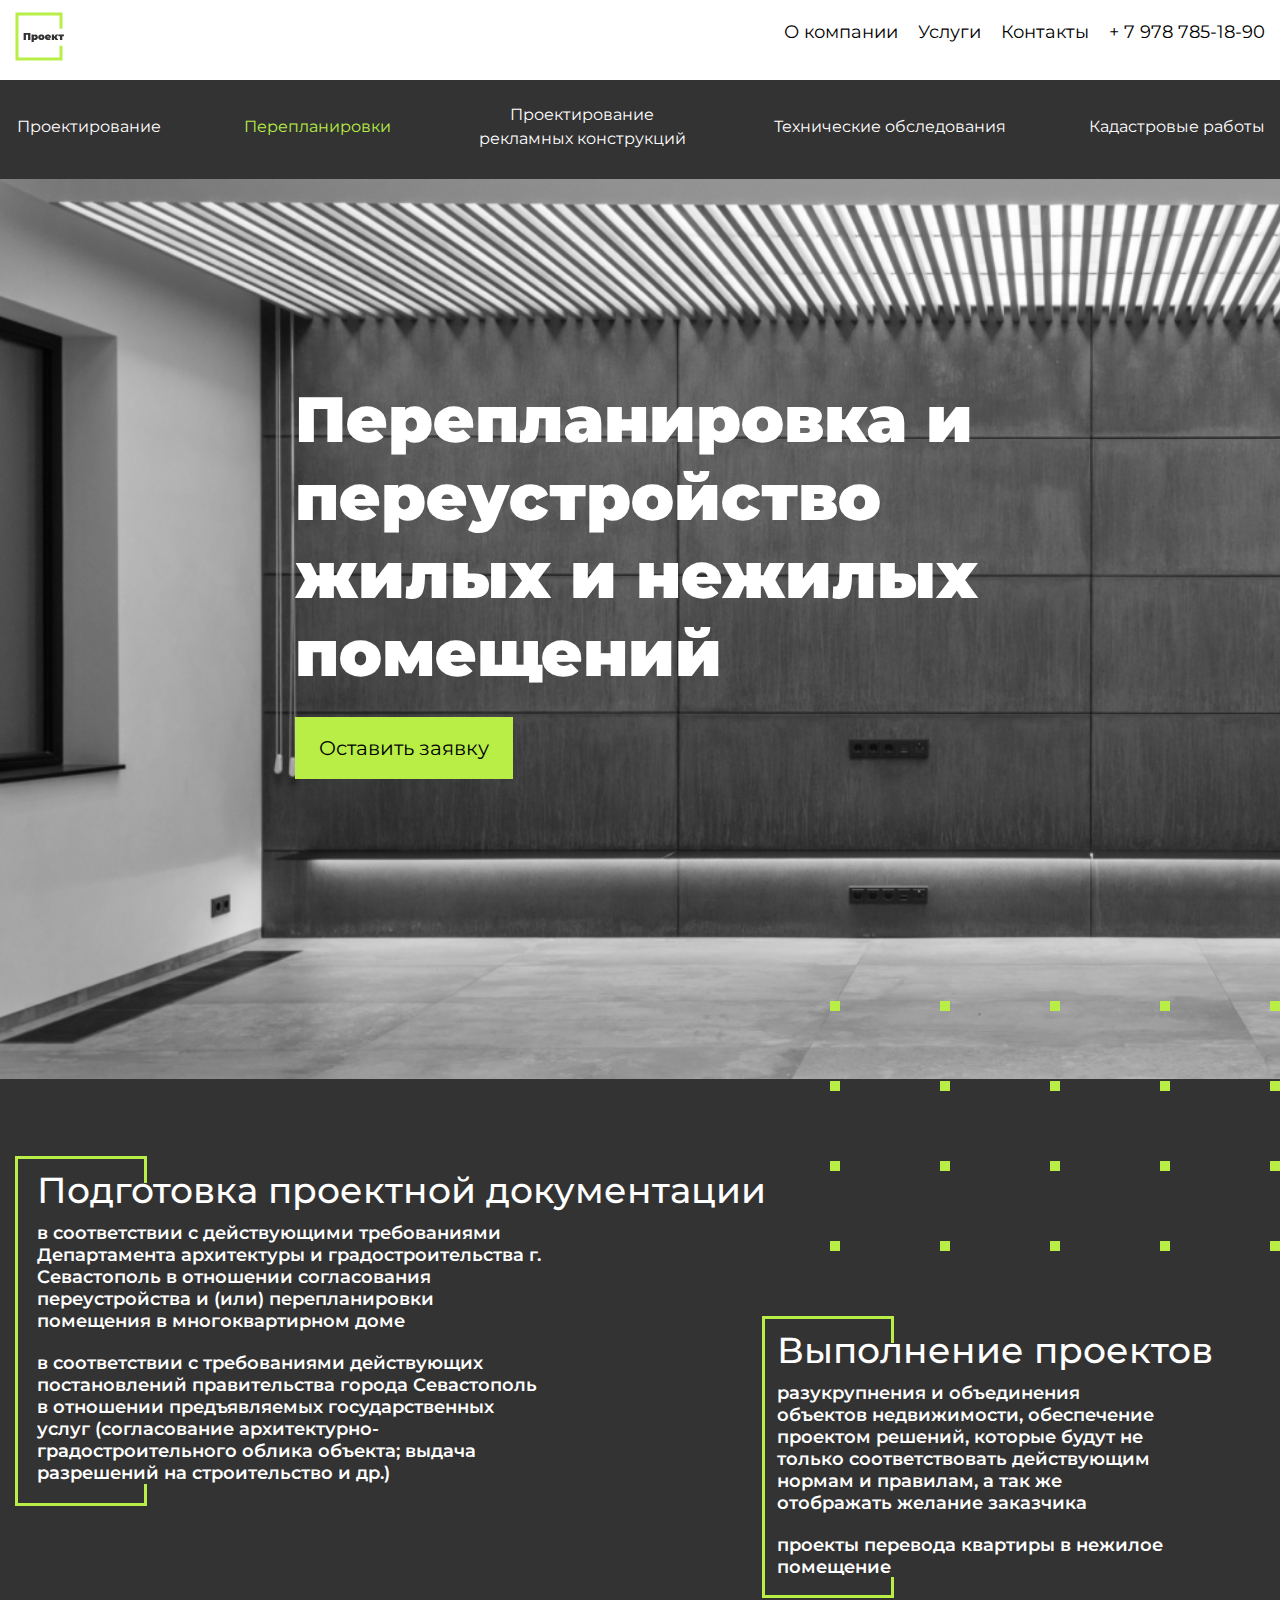
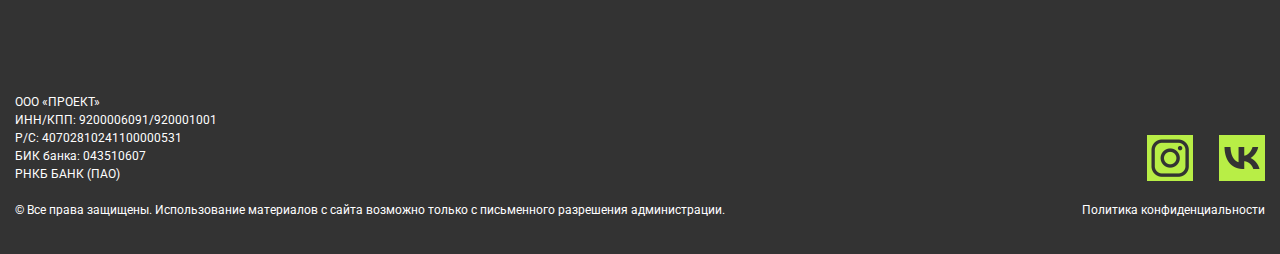
<file: engineering.html>
<!doctype html>
<html lang="en">
  <head>
    
    <!-- Required meta tags -->
    <meta charset="utf-8">
    <meta name="viewport" content="width=device-width, initial-scale=1, shrink-to-fit=no">

    <!-- Bootstrap CSS -->
    <link rel="stylesheet" href="https://maxcdn.bootstrapcdn.com/bootstrap/4.0.0/css/bootstrap.min.css" integrity="sha384-Gn5384xqQ1aoWXA+058RXPxPg6fy4IWvTNh0E263XmFcJlSAwiGgFAW/dAiS6JXm" crossorigin="anonymous">
    <!-- <link rel="stylesheet" href="css/styles.css"> -->
    <link rel="preconnect" href="https://fonts.googleapis.com">
    <link rel="preconnect" href="https://fonts.gstatic.com" crossorigin>
    <link href="https://fonts.googleapis.com/css2?family=Anton&family=Montserrat:ital,wght@0,300;0,400;0,500;0,600;0,700;0,800;0,900;1,300;1,400;1,500;1,600;1,700;1,800&family=Roboto:ital,wght@0,300;0,400;0,500;0,700;0,900;1,300;1,400;1,500;1,700;1,900&display=swap" rel="stylesheet">
    <link rel="stylesheet" type="text/css" href="./slick/slick.css">
    <link rel="stylesheet" type="text/css" href="./slick/slick-theme.css">
    <link rel="stylesheet" href="css/fancybox.css">
    <link rel="stylesheet" href="css/style.css">
    <title>Компания "Проект"</title>

  </head>

  <body>
    <div class="wrapper">

      <header class="header">
        <div class="container-fluid">
          <div class="header-body">
            <a class="header-logo">
              <svg width="50" height="49" viewBox="0 0 50 49" fill="none" xmlns="http://www.w3.org/2000/svg">
                <path d="M46 15.128V2H2V47H46V35.3306" stroke="#B8EE46" stroke-width="3" stroke-linecap="square"/>
                <path d="M15.39 21V28H13.07V22.83H10.94V28H8.62V21H15.39ZM20.1878 22.43C20.6678 22.43 21.1078 22.5467 21.5078 22.78C21.9145 23.0067 22.2345 23.3367 22.4678 23.77C22.7078 24.2033 22.8278 24.7033 22.8278 25.27C22.8278 25.8367 22.7078 26.3367 22.4678 26.77C22.2345 27.1967 21.9145 27.5267 21.5078 27.76C21.1078 27.9867 20.6678 28.1 20.1878 28.1C19.5811 28.1 19.1178 27.9433 18.7978 27.63V29.94H16.5378V22.53H18.6878V22.98C19.0145 22.6133 19.5145 22.43 20.1878 22.43ZM19.6478 26.34C19.9078 26.34 20.1211 26.2467 20.2878 26.06C20.4545 25.8733 20.5378 25.61 20.5378 25.27C20.5378 24.93 20.4545 24.6667 20.2878 24.48C20.1211 24.2867 19.9078 24.19 19.6478 24.19C19.3878 24.19 19.1745 24.2867 19.0078 24.48C18.8411 24.6667 18.7578 24.93 18.7578 25.27C18.7578 25.61 18.8411 25.8733 19.0078 26.06C19.1745 26.2467 19.3878 26.34 19.6478 26.34ZM26.3793 28.1C25.7726 28.1 25.226 27.98 24.7393 27.74C24.2593 27.4933 23.8826 27.1567 23.6093 26.73C23.336 26.2967 23.1993 25.8067 23.1993 25.26C23.1993 24.7133 23.336 24.2267 23.6093 23.8C23.8826 23.3667 24.2593 23.03 24.7393 22.79C25.226 22.55 25.7726 22.43 26.3793 22.43C26.9926 22.43 27.5393 22.55 28.0193 22.79C28.506 23.03 28.8826 23.3667 29.1493 23.8C29.4226 24.2267 29.5593 24.7133 29.5593 25.26C29.5593 25.8067 29.4226 26.2967 29.1493 26.73C28.8826 27.1567 28.506 27.4933 28.0193 27.74C27.5393 27.98 26.9926 28.1 26.3793 28.1ZM26.3793 26.34C26.6393 26.34 26.8526 26.2467 27.0193 26.06C27.186 25.8667 27.2693 25.6 27.2693 25.26C27.2693 24.92 27.186 24.6567 27.0193 24.47C26.8526 24.2833 26.6393 24.19 26.3793 24.19C26.1193 24.19 25.906 24.2833 25.7393 24.47C25.5726 24.6567 25.4893 24.92 25.4893 25.26C25.4893 25.6 25.5726 25.8667 25.7393 26.06C25.906 26.2467 26.1193 26.34 26.3793 26.34ZM36.0085 25.26C36.0085 25.2933 35.9985 25.47 35.9785 25.79H32.1785C32.2585 25.9967 32.3918 26.1567 32.5785 26.27C32.7652 26.3767 32.9985 26.43 33.2785 26.43C33.5185 26.43 33.7185 26.4 33.8785 26.34C34.0452 26.28 34.2252 26.1767 34.4185 26.03L35.5985 27.22C35.0652 27.8067 34.2685 28.1 33.2085 28.1C32.5485 28.1 31.9685 27.98 31.4685 27.74C30.9685 27.4933 30.5818 27.1533 30.3085 26.72C30.0352 26.2867 29.8985 25.8 29.8985 25.26C29.8985 24.7133 30.0318 24.2267 30.2985 23.8C30.5718 23.3667 30.9418 23.03 31.4085 22.79C31.8818 22.55 32.4118 22.43 32.9985 22.43C33.5518 22.43 34.0552 22.54 34.5085 22.76C34.9685 22.98 35.3318 23.3033 35.5985 23.73C35.8718 24.1567 36.0085 24.6667 36.0085 25.26ZM33.0185 23.97C32.7852 23.97 32.5918 24.0333 32.4385 24.16C32.2852 24.2867 32.1852 24.4667 32.1385 24.7H33.8985C33.8518 24.4733 33.7518 24.2967 33.5985 24.17C33.4452 24.0367 33.2518 23.97 33.0185 23.97ZM39.511 26.18H39.081V28H36.821V22.53H39.081V24.45H39.571L40.771 22.53H43.151L41.391 25.15L43.261 28H40.601L39.511 26.18ZM48.9444 24.29H47.2744V28H45.0244V24.29H43.3544V22.53H48.9444V24.29Z" fill="#333333"/>
              </svg>
            </a>
            <div class="header-burger">
              <span></span>
            </div>
            <nav class="header-menu">
              <ul class="header-list">
                <li><a href="" class="header-link">О компании</a></li>
                <li><a href="" class="header-link">Услуги</a></li>
                <li><a href="" class="header-link">Контакты</a></li>
                <li><a href="" class="header-link">+ 7 978 785-18-90</a></li>
              </ul>
            </nav>
          </div>
        </div> 
        <nav class="nav2">
          <div class="close_mob_menu">

            <svg width="16" height="16" viewBox="0 0 16 16" fill="none" xmlns="http://www.w3.org/2000/svg">
              <line x1="0.646447" y1="14.9306" x2="14.7886" y2="0.788491" stroke="#B8EE46"/>
              <line x1="1.35355" y1="0.646447" x2="15.4957" y2="14.7886" stroke="#B8EE46"/>
            </svg>

          </div>
          <div class="mob_menu_logo hidden-md hidden-lg hidden-xl">
            <a href="#">
              <img src="img/Group3.svg" alt="">
            </a>
          </div>
            <div class="container-fluid pl-15 pr-0">
              <div class="row">
                <ul class="nav justify-content-between col pr-0">
                  <li class="nav-item">
                    <a class="nav-link" href="#">Проектирование</a>
                  </li>
                  <li class="nav-item">
                    <a class="nav-link nav-link-active" href="#">Перепланировки</a>
                  </li>
                  <li class="nav-item vendo-cnstrctns">
                    <a class="nav-link" href="#">Проектирование рекламных конструкций</a>
                  </li>
                  <li class="nav-item">
                    <a class="nav-link" href="#">Технические обследования</a>
                  </li>
                  <li class="nav-item">
                    <a class="nav-link" href="#">Кадастровые работы</a>
                  </li>
                </ul>
              </div>
            </div>
        </nav>
      </header>


      <main class="redevelopment-page">

        <section class="top-section redevelopment-and-reconstruction">
          <div class="container-fluid">
            <div class="row">
              <div class="col-12">
                <div class="redevelopment-and-reconstruction_info">
                  <h1>Перепланировка и переустройство <span>жилых и нежилых</span> помещений</h1>
                  <a href="#!">Оставить заявку</a>
                </div>
              </div>
            </div>
          </div>
          
        </section>
        <div class="dots-of-squares-2">
            <img src="img/dots.svg" alt="">
        </div>
        <div class="dots-of-square-mob"><img src="img/frame-mob.svg" alt=""></div>


        <!-- <section class="project-documentation-mob">
          <div class="container-fluid">
            <div class="mobile-slider_docs">
              <div class="container">
              
                <div class="row slider-docs">

                  <div class="item">
                    <div class="col-12">
                      <div>
                        <div class="top-section_documentation section-doc_one">
                            <h3>Подготовка проектной документации</h3>
                            <br>
                            <p>в соответствии с действующими требованиями Департамента архитектуры и градостроительства
                            г. Севастополь в отношении согласования переустройства 
                            и (или) перепланировки помещения в многоквартирном доме</p>
                        </div>
                      </div>
                      <div>
                        <div class="top-section_documentation section-doc_two">
                            <p>в соответствии с требованиями действующих постановлений правительства города Севастополь в отношении предъявляемых государственных услуг (согласование архитектурно-градостроительного облика объекта; выдача разрешений на строительство и др.)</p>
                        </div>
                      </div>
                    </div>

                  </div>
                  <div class="item">
                    <div class="col-12">
                      <div>
                        <div class="top-section_documentation section-doc_one">
                            <h3>Подготовка проектной документации</h3>
                            <br>
                            <p>в соответствии с действующими требованиями Департамента архитектуры и градостроительства
                            г. Севастополь в отношении согласования переустройства 
                            и (или) перепланировки помещения в многоквартирном доме</p>
                        </div>
                      </div>
                      <div>
                        <div class="top-section_documentation section-doc_two">
                            <p>в соответствии с требованиями действующих постановлений правительства города Севастополь в отношении предъявляемых государственных услуг (согласование архитектурно-градостроительного облика объекта; выдача разрешений на строительство и др.)</p>
                        </div>
                      </div>
                    </div>

                  </div>
                  
                </div>
              </div>
              
            </div>
          </div>
        </section>  -->

        <section class="project-documentation-mob">
          
          <div class="container">
            <div class="row slider-docs">
              <div class="item">
                  <div class="col-12">
                    <div>
                      <div class="top-section_documentation section-doc_one">
                          <h3>Подготовка проектной документации</h3>
                          <br>
                          <p>в соответствии с действующими требованиями Департамента архитектуры и градостроительства
                            г. Севастополь в отношении согласования переустройства 
                            и (или) перепланировки помещения в многоквартирном доме</p>
                      </div>
                    </div>
                    <div>
                      <div class="top-section_documentation section-doc_two">
                          <p>в соответствии с требованиями действующих постановлений правительства города Севастополь в отношении предъявляемых государственных услуг (согласование архитектурно-градостроительного облика объекта; выдача разрешений на строительство и др.)</p>
                      </div>
                    </div>
                  </div>

              </div>
              <div class="item">
                  <div class="col-12">
                    <div>
                      <div class="top-section_documentation section-doc_one section-doc_three">
                          <h3>Выполнение проектов</h3>
                          <br>
                          <p>разукрупнения и объединения объектов недвижимости, обеспечение проектом решений, которые будут не только соответствовать действующим нормам и правилам, а так же отображать желание заказчика</p>
                      </div>
                    </div>
                    <div>
                      <div class="top-section_documentation section-doc_four">
                          <p>проекты перевода квартиры в нежилое помещение</p>
                      </div>
                    </div>
                  </div>

              </div>
              
            </div>
          </div>
        </section>

        <section class="project-documentation">
          <div class="container-fluid">
            <div class="row">
              <div class="col-xs-12 col-lg-7">
                <div class="top-section_documentation section-doc_one">
                    <h3>Подготовка проектной документации</h3>
                    <p>в соответствии с действующими требованиями Департамента архитектуры и градостроительства г. Севастополь в отношении согласования переустройства и (или) перепланировки помещения в многоквартирном доме</p>
                    <p>в соответствии с требованиями действующих постановлений правительства города Севастополь в отношении предъявляемых государственных услуг (согласование архитектурно-градостроительного облика объекта; выдача разрешений на строительство и др.)</p>
                </div>
              </div>
              <div class="col-xs-12 col-lg-5">
                <div class="top-section_documentation section-doc_two">
                    <h3>Выполнение проектов</h3>
                    <p>разукрупнения и объединения объектов недвижимости, обеспечение проектом решений, которые будут не только соответствовать действующим нормам и правилам, а так же отображать желание заказчика</p>
                    <p>проекты перевода квартиры в нежилое помещение</p>
                </div>
              </div>
            </div>
          </div>
        </section>


        <section class="completed-projects-mob">

          <div class="container">
             <h2 class="text-center">Наши сданные проекты</h2>
             <div class="completed-projects-mob_wrapper">
               <div class="item">
                 <a href="img/performance-of-work.jpg" data-fancybox>
                    <img src="img/redevelopment.example-img-1.png" class="img-fluid" alt="">
                 </a>
               </div>
               <div class="item">
                 <a href="img/performance-of-work.jpg" data-fancybox>
                    <img src="img/redevelopment-example-img-2.png" class="img-fluid" alt="">
                 </a>
               </div>
               <div class="item">
                 <a href="img/performance-of-work.jpg" data-fancybox>
                    <img src="img/redevelopment-example-img-3.png" class="img-fluid" alt="">
                 </a>
               </div>
               <div class="item">
                 <a href="img/performance-of-work.jpg" data-fancybox>
                    <img src="img/redevelopment.example-img-1.png" class="img-fluid" alt="">
                 </a>
               </div>
               <div class="item">
                 <a href="img/performance-of-work.jpg" data-fancybox>
                    <img src="img/redevelopment-example-img-2.png" class="img-fluid" alt="">
                 </a>
               </div>
               <div class="item">
                 <a href="img/performance-of-work.jpg" data-fancybox>
                    <img src="img/redevelopment-example-img-3.png" class="img-fluid" alt="">
                 </a>
               </div>
               <div class="item">
                 <a href="img/performance-of-work.jpg" data-fancybox>
                    <img src="img/redevelopment.example-img-1.png" class="img-fluid" alt="">
                 </a>
               </div>
               <div class="item">
                 <a href="img/performance-of-work.jpg" data-fancybox>
                    <img src="img/redevelopment-example-img-2.png" class="img-fluid" alt="">
                 </a>
               </div>
               <div class="item">
                 <a href="img/performance-of-work.jpg" data-fancybox>
                    <img src="img/redevelopment-example-img-3.png" class="img-fluid" alt="">
                 </a>
               </div>
               <div class="item">
                 <a href="img/performance-of-work.jpg" data-fancybox>
                    <img src="img/redevelopment.example-img-1.png" class="img-fluid" alt="">
                 </a>
               </div>
               <div class="item">
                 <a href="img/performance-of-work.jpg" data-fancybox>
                    <img src="img/redevelopment-example-img-2.png" class="img-fluid" alt="">
                 </a>
               </div>
               <div class="item">
                 <a href="img/performance-of-work.jpg" data-fancybox>
                    <img src="img/redevelopment-example-img-3.png" class="img-fluid" alt="">
                 </a>
               </div>
             </div>
           </div> 
          
        </section>




        
      </main>
      <footer>
        <div class="container-fluid">
          <div class="row">
            <div class="footer col">
              <div class="footer-info">
                <ul>
                  <li>ООО «ПРОЕКТ»</li>
                  <li>ИНН/КПП: 9200006091/920001001</li>
                  <li>Р/С: 40702810241100000531</li>
                  <li>БИК банка: 043510607</li>
                  <li>РНКБ БАНК (ПАО)</li>
                </ul>
                <p class="rights-reserved">
                  <a href="#">&#169; Все права защищены. Использование материалов с сайта
                  возможно только с письменного разрешения администрации.</a>
                </p>
                <p class="mob-ftr-phone"><a href="tel:+79787851890">+7 978 785-18-90</a></p>
              </div>

              <div class="privacy-vs-soc-icons">
                <div class="footer-soc-icons">
                  <div class="ftr-icon-inst">
                    <a href="#"><img src="img/icon-ftr-inst.png" width="46" height="46" alt=""></a>
                  </div>
                  <div class="ftr-icon-vk">
                    <a href="#"><img src="img/icon-ftr-vk.png" width="46" height="46" alt=""></a>
                  </div>
                </div>
                <p><a href="#">Политика конфиденциальности</a></p>
              </div>
            </div>
          </div>
        </div>

      </footer>
      <div class="pop_up">
          <p>Заполните форму ниже и мы сможем детально Вас проконсультировать</p>
          <form action="" method="post">
            <label for="complited">Перепланировка</label>
            <div class="new-select-style">
              <select id="complited">
                <option>Уже сделана</option>
                <option>Еще не сделана</option>
              </select>
            </div>
            <label for="">Тип помещения</label>
            <div class="new-select-style">
              <select>
                <option>Жилое</option>
                <option>123</option>
              </select>
            </div>
            <label for="">Площадь квартиры</label>
            <div class="new-select-style">
              <select>
                <option>Менее 70 м2</option>
                <option>123</option>
              </select>
            </div>
            <label for="">Несущие стены</label>
            <div class="new-select-style">
              <select>
                <option>Затронуты</option>
                <option>123</option>
              </select>
            </div>
            <label for="">Телефон</label>
            <input type="text" name="phone" placeholder="Ваш телефон">
            <button>Оставить заявку</button>
          </form>
          <a href="armaf_catalog.pdf" download class="down_file"></a>
          <span class="close_pop">x</span>
        </div>
        <div class="black_wrapper"></div>
      </div>


    <!-- Optional JavaScript -->
    <!-- jQuery first, then Popper.js, then Bootstrap JS -->
    <!-- <script src="https://code.jquery.com/jquery-3.2.1.slim.min.js" integrity="sha384-KJ3o2DKtIkvYIK3UENzmM7KCkRr/rE9/Qpg6aAZGJwFDMVNA/GpGFF93hXpG5KkN" crossorigin="anonymous"></script> -->
    <script src="js/fancybox.umd.js"></script>
    <script src="js/jquery-2.2.0.min.js" type="text/javascript"></script>
    <script src="https://cdnjs.cloudflare.com/ajax/libs/popper.js/1.12.9/umd/popper.min.js" integrity="sha384-ApNbgh9B+Y1QKtv3Rn7W3mgPxhU9K/ScQsAP7hUibX39j7fakFPskvXusvfa0b4Q" crossorigin="anonymous"></script>
    <script src="https://maxcdn.bootstrapcdn.com/bootstrap/4.0.0/js/bootstrap.min.js" integrity="sha384-JZR6Spejh4U02d8jOt6vLEHfe/JQGiRRSQQxSfFWpi1MquVdAyjUar5+76PVCmYl" crossorigin="anonymous"></script>

    <script src="js/menu-script.js"></script>
    <script src="./slick/slick.js" type="text/javascript" charset="utf-8"></script>
    <script type="text/javascript">
      $(document).on('ready', function() {


        $(".slider-docs").slick({
          dots: true,
          infinite: true,
          slidesToShow: 3,
          slidesToScroll: 1,
          centerPadding: '120px',
          responsive: [
            {
              breakpoint: 1200,
              settings: {
                slidesToShow: 3,
                slidesToScroll: 3,
                infinite: true,
                dots: true
              }
            },
            {
              breakpoint: 1199,
              settings: {
                slidesToShow: 2,
                slidesToScroll: 2
              }
            },
            {
              breakpoint: 768,
              settings: {
                slidesToShow: 1,
                slidesToScroll: 1
              }
            }
          ]
        }); 
        
        $(".customer-reviews .slider").slick({
          dots: true,
          infinite: true,
          slidesToShow: 2,
          slidesToScroll: 1,
          centerPadding: '120px',
          responsive: [
            {
              breakpoint: 1200,
              settings: {
                slidesToShow: 2,
                slidesToScroll: 2,
                infinite: true,
                dots: true
              }
            },
            {
              breakpoint: 1199,
              settings: {
                slidesToShow: 2,
                slidesToScroll: 2
              }
            },
            {
              breakpoint: 768,
              settings: {
                slidesToShow: 1,
                slidesToScroll: 1
              }
            }
          ]
        }); 

        $('.completed-projects-mob_wrapper').slick({
            dots: true,
            infinite: true,
            slidesToShow: 3,
            slidesToScroll: 1,
            centerPadding: '120px',
            // autoplay: true,
            autoplaySpeed: 2000,
            responsive: [
              {
                breakpoint: 1200,
                settings: {
                  slidesToShow: 3,
                  slidesToScroll: 3,
                  infinite: true,
                  dots: true
                }
              },
              {
                breakpoint: 1199,
                settings: {
                  slidesToShow: 2,
                  slidesToScroll: 2
                }
              },
              {
                breakpoint: 768,
                settings: {
                  slidesToShow: 1,
                  slidesToScroll: 1
                }
              }
            ]
        });

        $('.planning-stages-mob_wrapper').slick({
            dots: true,
            infinite: true,
            slidesToShow: 3,
            slidesToScroll: 1,
            centerPadding: '120px',
            // autoplay: true,
            autoplaySpeed: 2000,
            responsive: [
              {
                breakpoint: 1200,
                settings: {
                  slidesToShow: 3,
                  slidesToScroll: 3,
                  infinite: true,
                  dots: true
                }
              },
              {
                breakpoint: 1199,
                settings: {
                  slidesToShow: 2,
                  slidesToScroll: 2
                }
              },
              {
                breakpoint: 768,
                settings: {
                  slidesToShow: 1,
                  slidesToScroll: 1
                }
              }
            ]
          });
           
        
      });
    </script>

    <script>
      $(document).ready(function($) {
        $(".open_pop").click(function() {
          $(".pop_up").fadeIn()
          $(".black_wrapper").fadeIn();
        });
        $(".black_wrapper, .close_pop").click(function() {
          $(".pop_up").fadeOut();
          $(".black_wrapper").fadeOut();
        });
  
        $("form").submit(function() {
          $.ajax({
            type: "POST",
            url: "send.php",
            data: $("form").serialize()
          }).done(function() {
            $(".thx_box").slideToggle();
            $(".down_file")[0].click();
          });
          return false;
        });
      
        });
      </script>
  </body>
</html>
</file>
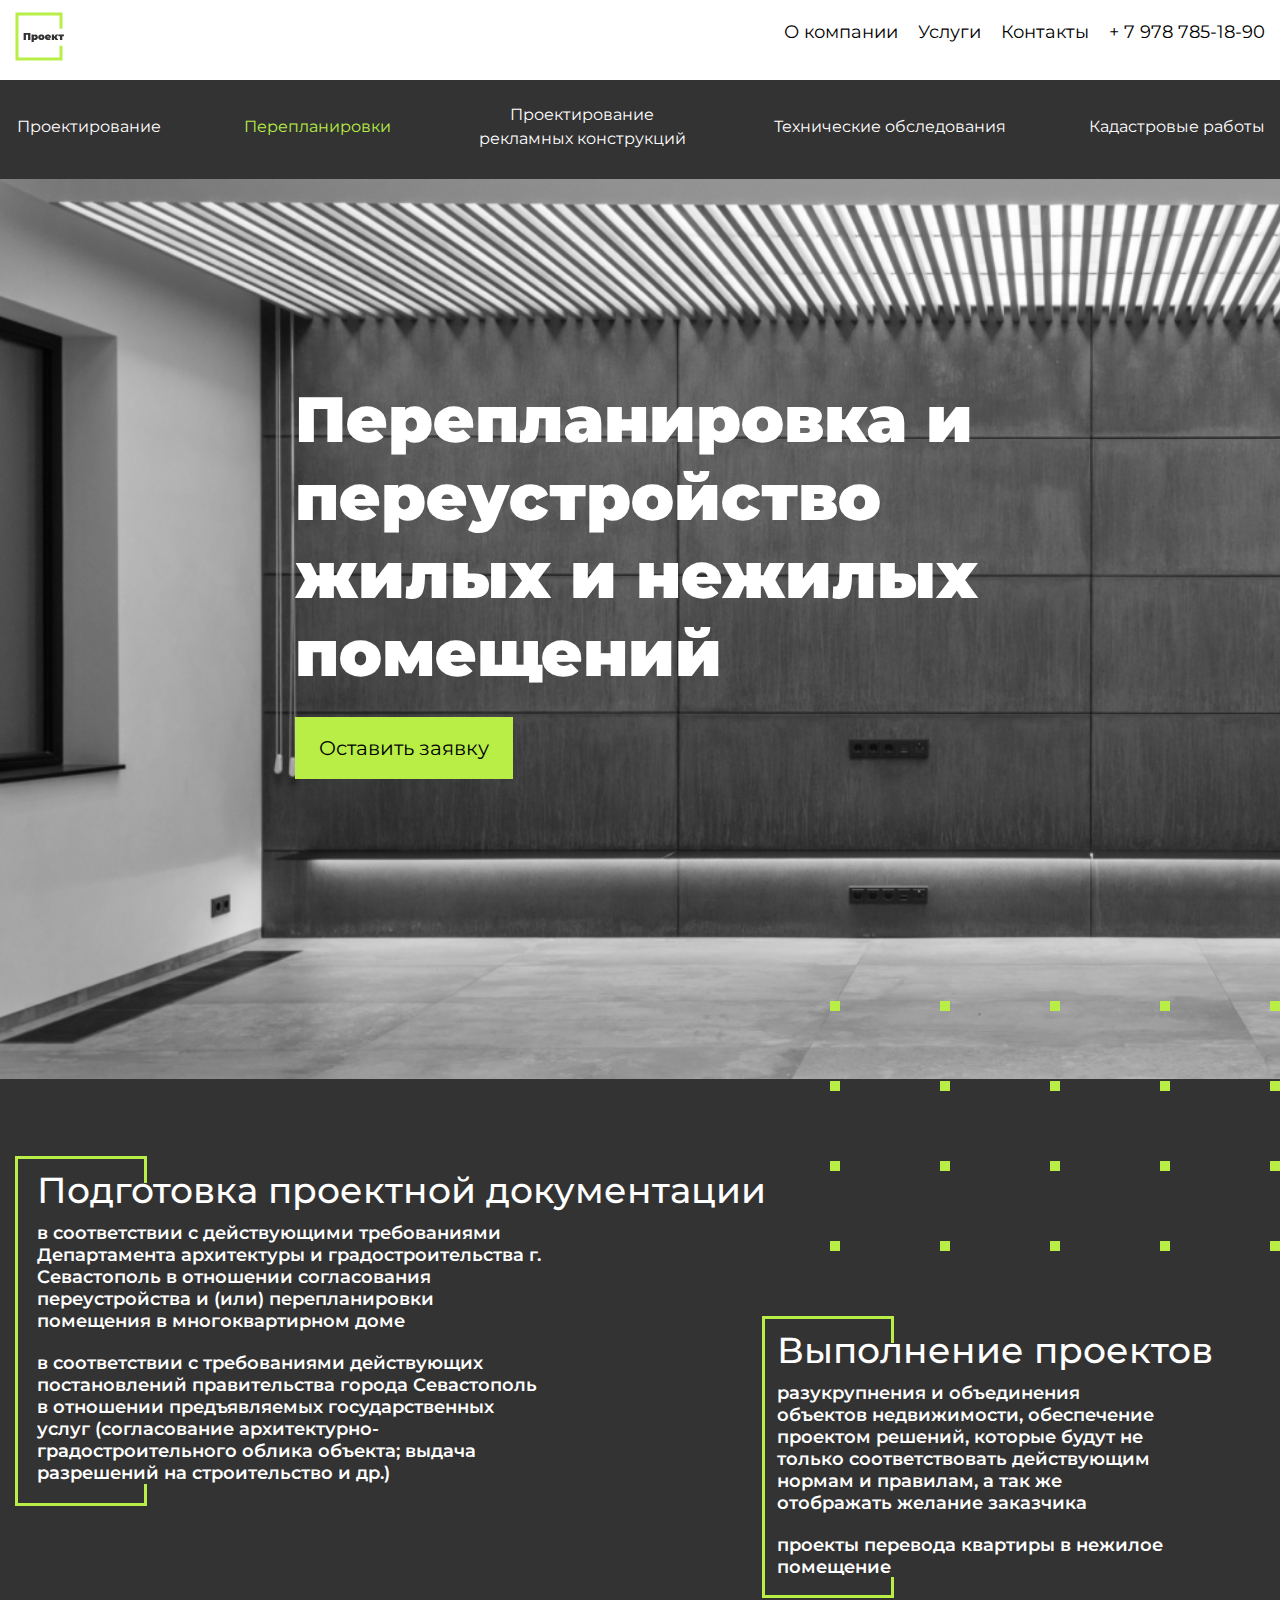
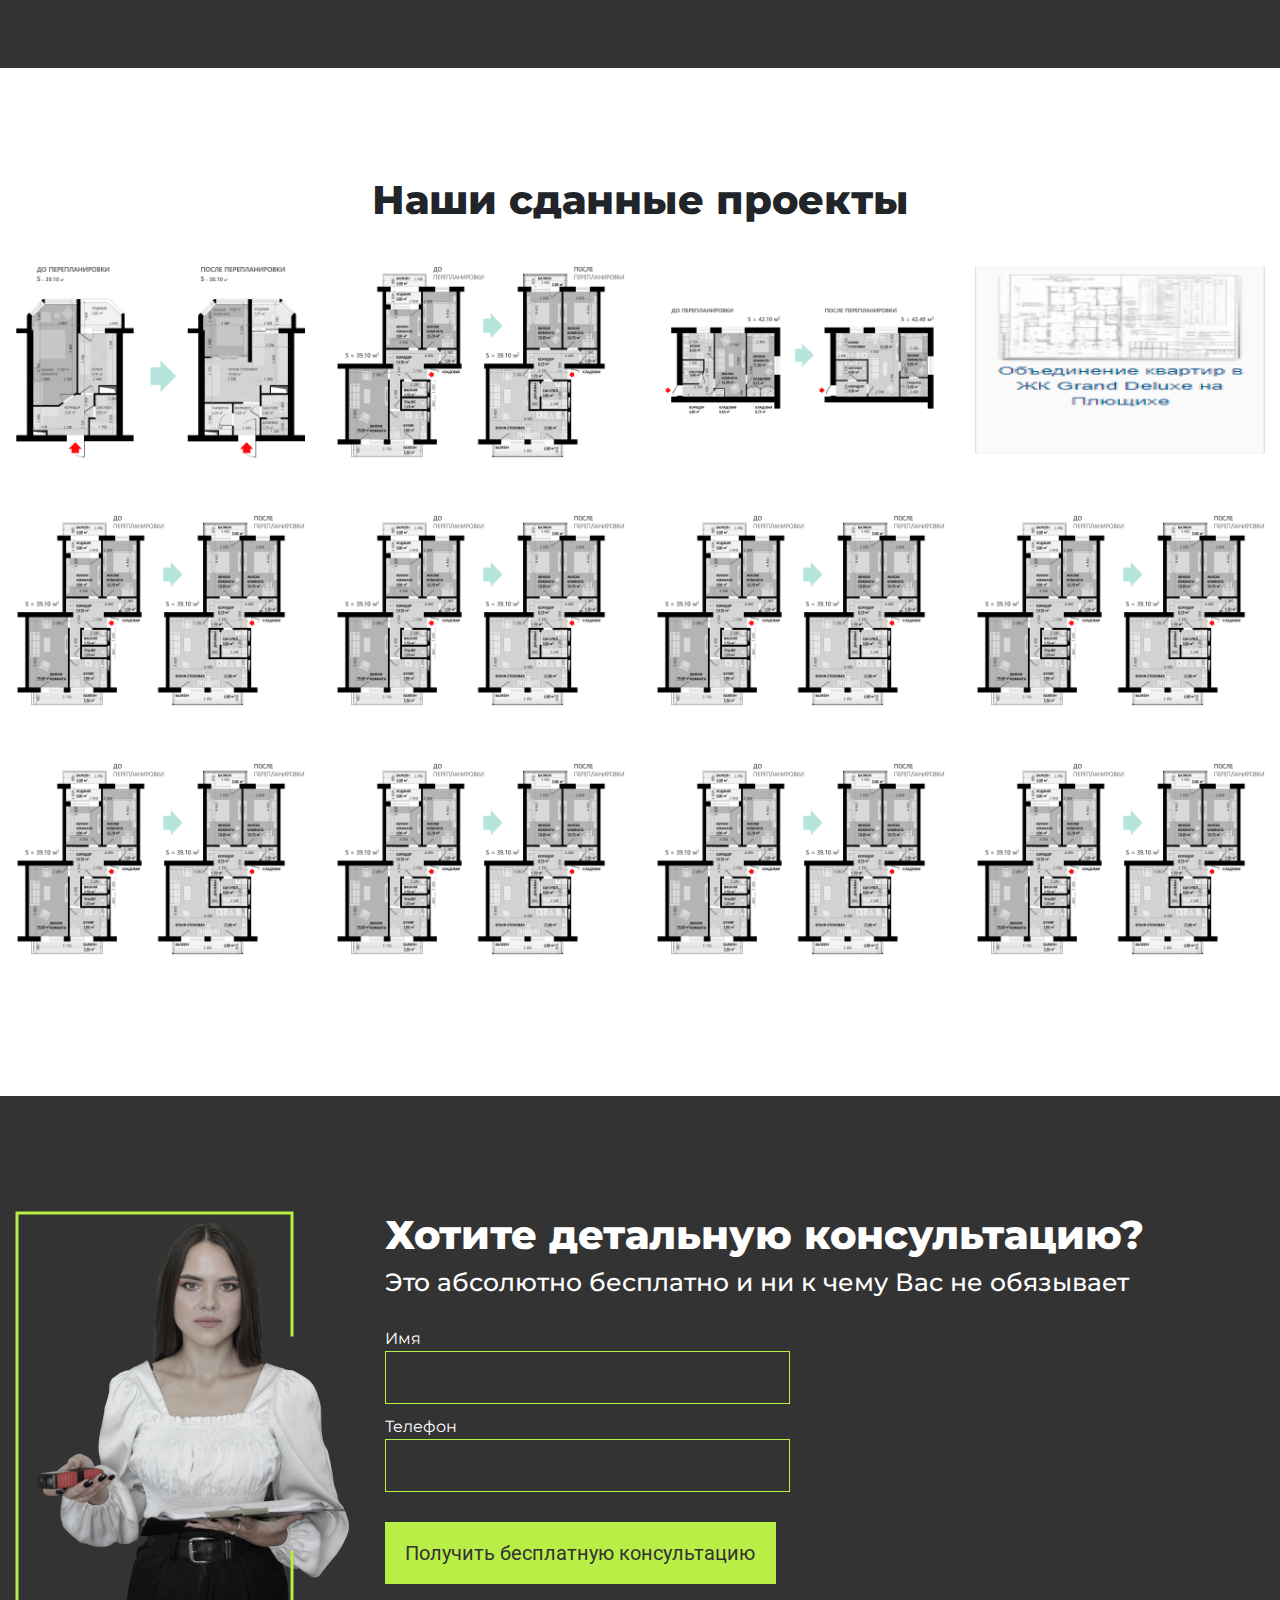
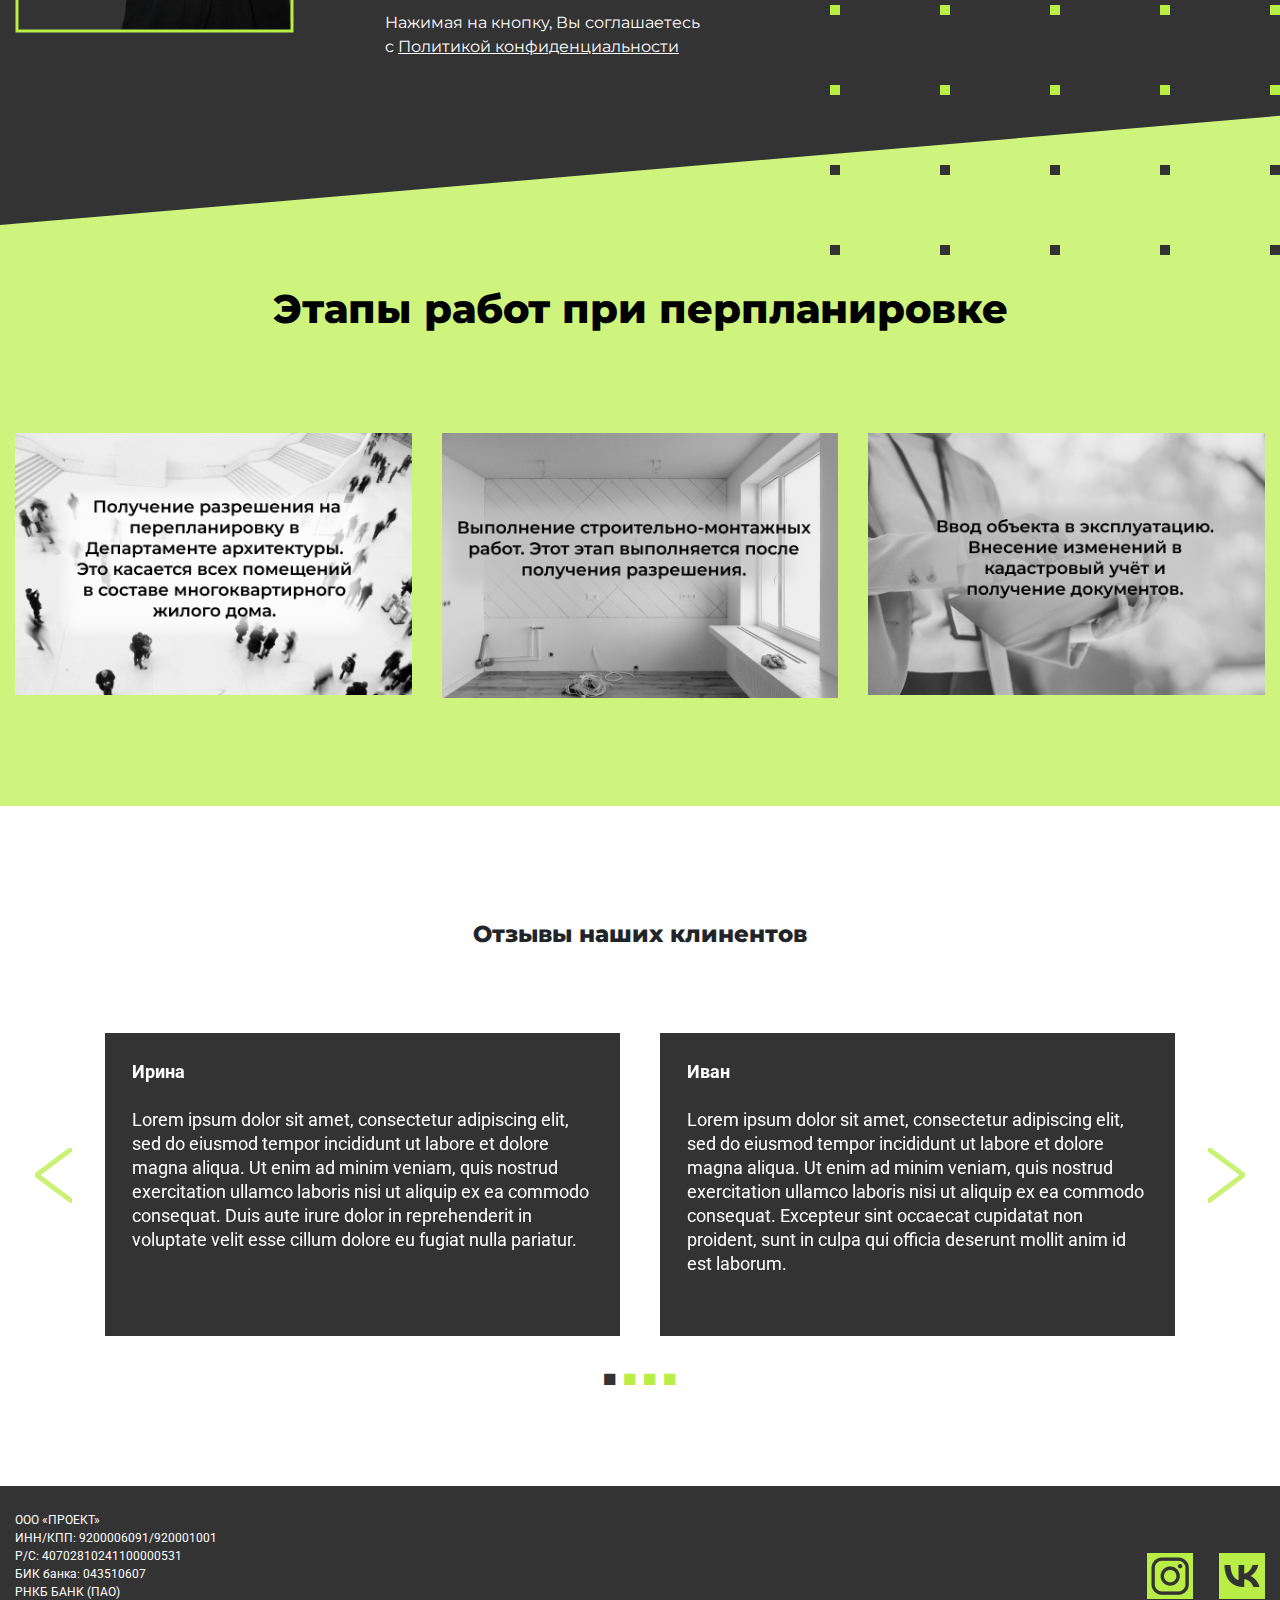
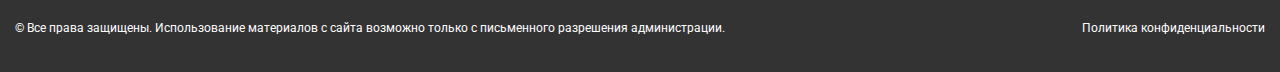
<file: redevelopment.html>
<!doctype html>
<html lang="en">
  <head>
    
    <!-- Required meta tags -->
    <meta charset="utf-8">
    <meta name="viewport" content="width=device-width, initial-scale=1, shrink-to-fit=no">

    <!-- Bootstrap CSS -->
    <link rel="stylesheet" href="https://maxcdn.bootstrapcdn.com/bootstrap/4.0.0/css/bootstrap.min.css" integrity="sha384-Gn5384xqQ1aoWXA+058RXPxPg6fy4IWvTNh0E263XmFcJlSAwiGgFAW/dAiS6JXm" crossorigin="anonymous">
    <!-- <link rel="stylesheet" href="css/styles.css"> -->
    <link rel="preconnect" href="https://fonts.googleapis.com">
    <link rel="preconnect" href="https://fonts.gstatic.com" crossorigin>
    <link href="https://fonts.googleapis.com/css2?family=Anton&family=Montserrat:ital,wght@0,300;0,400;0,500;0,600;0,700;0,800;0,900;1,300;1,400;1,500;1,600;1,700;1,800&family=Roboto:ital,wght@0,300;0,400;0,500;0,700;0,900;1,300;1,400;1,500;1,700;1,900&display=swap" rel="stylesheet">
    <link rel="stylesheet" type="text/css" href="./slick/slick.css">
    <link rel="stylesheet" type="text/css" href="./slick/slick-theme.css">
    <link rel="stylesheet" href="css/fancybox.css">
    <link rel="stylesheet" href="css/style.css">
    <title>Компания "Проект"</title>

  </head>

  <body>
    <div class="wrapper">

      <header class="header">
        <div class="container-fluid">
          <div class="header-body">
            <a class="header-logo">
              <svg width="50" height="49" viewBox="0 0 50 49" fill="none" xmlns="http://www.w3.org/2000/svg">
                <path d="M46 15.128V2H2V47H46V35.3306" stroke="#B8EE46" stroke-width="3" stroke-linecap="square"/>
                <path d="M15.39 21V28H13.07V22.83H10.94V28H8.62V21H15.39ZM20.1878 22.43C20.6678 22.43 21.1078 22.5467 21.5078 22.78C21.9145 23.0067 22.2345 23.3367 22.4678 23.77C22.7078 24.2033 22.8278 24.7033 22.8278 25.27C22.8278 25.8367 22.7078 26.3367 22.4678 26.77C22.2345 27.1967 21.9145 27.5267 21.5078 27.76C21.1078 27.9867 20.6678 28.1 20.1878 28.1C19.5811 28.1 19.1178 27.9433 18.7978 27.63V29.94H16.5378V22.53H18.6878V22.98C19.0145 22.6133 19.5145 22.43 20.1878 22.43ZM19.6478 26.34C19.9078 26.34 20.1211 26.2467 20.2878 26.06C20.4545 25.8733 20.5378 25.61 20.5378 25.27C20.5378 24.93 20.4545 24.6667 20.2878 24.48C20.1211 24.2867 19.9078 24.19 19.6478 24.19C19.3878 24.19 19.1745 24.2867 19.0078 24.48C18.8411 24.6667 18.7578 24.93 18.7578 25.27C18.7578 25.61 18.8411 25.8733 19.0078 26.06C19.1745 26.2467 19.3878 26.34 19.6478 26.34ZM26.3793 28.1C25.7726 28.1 25.226 27.98 24.7393 27.74C24.2593 27.4933 23.8826 27.1567 23.6093 26.73C23.336 26.2967 23.1993 25.8067 23.1993 25.26C23.1993 24.7133 23.336 24.2267 23.6093 23.8C23.8826 23.3667 24.2593 23.03 24.7393 22.79C25.226 22.55 25.7726 22.43 26.3793 22.43C26.9926 22.43 27.5393 22.55 28.0193 22.79C28.506 23.03 28.8826 23.3667 29.1493 23.8C29.4226 24.2267 29.5593 24.7133 29.5593 25.26C29.5593 25.8067 29.4226 26.2967 29.1493 26.73C28.8826 27.1567 28.506 27.4933 28.0193 27.74C27.5393 27.98 26.9926 28.1 26.3793 28.1ZM26.3793 26.34C26.6393 26.34 26.8526 26.2467 27.0193 26.06C27.186 25.8667 27.2693 25.6 27.2693 25.26C27.2693 24.92 27.186 24.6567 27.0193 24.47C26.8526 24.2833 26.6393 24.19 26.3793 24.19C26.1193 24.19 25.906 24.2833 25.7393 24.47C25.5726 24.6567 25.4893 24.92 25.4893 25.26C25.4893 25.6 25.5726 25.8667 25.7393 26.06C25.906 26.2467 26.1193 26.34 26.3793 26.34ZM36.0085 25.26C36.0085 25.2933 35.9985 25.47 35.9785 25.79H32.1785C32.2585 25.9967 32.3918 26.1567 32.5785 26.27C32.7652 26.3767 32.9985 26.43 33.2785 26.43C33.5185 26.43 33.7185 26.4 33.8785 26.34C34.0452 26.28 34.2252 26.1767 34.4185 26.03L35.5985 27.22C35.0652 27.8067 34.2685 28.1 33.2085 28.1C32.5485 28.1 31.9685 27.98 31.4685 27.74C30.9685 27.4933 30.5818 27.1533 30.3085 26.72C30.0352 26.2867 29.8985 25.8 29.8985 25.26C29.8985 24.7133 30.0318 24.2267 30.2985 23.8C30.5718 23.3667 30.9418 23.03 31.4085 22.79C31.8818 22.55 32.4118 22.43 32.9985 22.43C33.5518 22.43 34.0552 22.54 34.5085 22.76C34.9685 22.98 35.3318 23.3033 35.5985 23.73C35.8718 24.1567 36.0085 24.6667 36.0085 25.26ZM33.0185 23.97C32.7852 23.97 32.5918 24.0333 32.4385 24.16C32.2852 24.2867 32.1852 24.4667 32.1385 24.7H33.8985C33.8518 24.4733 33.7518 24.2967 33.5985 24.17C33.4452 24.0367 33.2518 23.97 33.0185 23.97ZM39.511 26.18H39.081V28H36.821V22.53H39.081V24.45H39.571L40.771 22.53H43.151L41.391 25.15L43.261 28H40.601L39.511 26.18ZM48.9444 24.29H47.2744V28H45.0244V24.29H43.3544V22.53H48.9444V24.29Z" fill="#333333"/>
              </svg>
            </a>
            <div class="header-burger">
              <span></span>
            </div>
            <nav class="header-menu">
              <ul class="header-list">
                <li><a href="" class="header-link">О компании</a></li>
                <li><a href="" class="header-link">Услуги</a></li>
                <li><a href="" class="header-link">Контакты</a></li>
                <li><a href="" class="header-link">+ 7 978 785-18-90</a></li>
              </ul>
            </nav>
          </div>
        </div> 
        <nav class="nav2">
          <div class="close_mob_menu">

            <svg width="16" height="16" viewBox="0 0 16 16" fill="none" xmlns="http://www.w3.org/2000/svg">
              <line x1="0.646447" y1="14.9306" x2="14.7886" y2="0.788491" stroke="#B8EE46"/>
              <line x1="1.35355" y1="0.646447" x2="15.4957" y2="14.7886" stroke="#B8EE46"/>
            </svg>

          </div>
          <div class="mob_menu_logo hidden-md hidden-lg hidden-xl">
            <a href="#">
              <img src="img/Group3.svg" alt="">
            </a>
          </div>
            <div class="container-fluid pl-15 pr-0">
              <div class="row">
                <ul class="nav justify-content-between col pr-0">
                  <li class="nav-item">
                    <a class="nav-link" href="#">Проектирование</a>
                  </li>
                  <li class="nav-item">
                    <a class="nav-link nav-link-active" href="#">Перепланировки</a>
                  </li>
                  <li class="nav-item vendo-cnstrctns">
                    <a class="nav-link" href="#">Проектирование рекламных конструкций</a>
                  </li>
                  <li class="nav-item">
                    <a class="nav-link" href="#">Технические обследования</a>
                  </li>
                  <li class="nav-item">
                    <a class="nav-link" href="#">Кадастровые работы</a>
                  </li>
                </ul>
              </div>
            </div>
        </nav>
      </header>


      <main class="redevelopment-page">

        <section class="top-section redevelopment-and-reconstruction">
          <div class="container-fluid">
            <div class="row">
              <div class="col-12">
                <div class="redevelopment-and-reconstruction_info">
                  <h1>Перепланировка и переустройство <span>жилых и нежилых</span> помещений</h1>
                  <a href="#!">Оставить заявку</a>
                </div>
              </div>
            </div>
          </div>
          
        </section>
        <div class="dots-of-squares-2">
            <img src="img/dots.svg" alt="">
        </div>
        <div class="dots-of-square-mob"><img src="img/frame-mob.svg" alt=""></div>


        <!-- <section class="project-documentation-mob">
          <div class="container-fluid">
            <div class="mobile-slider_docs">
              <div class="container">
              
                <div class="row slider-docs">

                  <div class="item">
                    <div class="col-12">
                      <div>
                        <div class="top-section_documentation section-doc_one">
                            <h3>Подготовка проектной документации</h3>
                            <br>
                            <p>в соответствии с действующими требованиями Департамента архитектуры и градостроительства
                            г. Севастополь в отношении согласования переустройства 
                            и (или) перепланировки помещения в многоквартирном доме</p>
                        </div>
                      </div>
                      <div>
                        <div class="top-section_documentation section-doc_two">
                            <p>в соответствии с требованиями действующих постановлений правительства города Севастополь в отношении предъявляемых государственных услуг (согласование архитектурно-градостроительного облика объекта; выдача разрешений на строительство и др.)</p>
                        </div>
                      </div>
                    </div>

                  </div>
                  <div class="item">
                    <div class="col-12">
                      <div>
                        <div class="top-section_documentation section-doc_one">
                            <h3>Подготовка проектной документации</h3>
                            <br>
                            <p>в соответствии с действующими требованиями Департамента архитектуры и градостроительства
                            г. Севастополь в отношении согласования переустройства 
                            и (или) перепланировки помещения в многоквартирном доме</p>
                        </div>
                      </div>
                      <div>
                        <div class="top-section_documentation section-doc_two">
                            <p>в соответствии с требованиями действующих постановлений правительства города Севастополь в отношении предъявляемых государственных услуг (согласование архитектурно-градостроительного облика объекта; выдача разрешений на строительство и др.)</p>
                        </div>
                      </div>
                    </div>

                  </div>
                  
                </div>
              </div>
              
            </div>
          </div>
        </section>  -->

        <section class="project-documentation-mob">
          
          <div class="container">
            <div class="row slider-docs">
              <div class="item">
                  <div class="col-12">
                    <div>
                      <div class="top-section_documentation section-doc_one">
                          <h3>Подготовка проектной документации</h3>
                          <br>
                          <p>в соответствии с действующими требованиями Департамента архитектуры и градостроительства
                            г. Севастополь в отношении согласования переустройства 
                            и (или) перепланировки помещения в многоквартирном доме</p>
                      </div>
                    </div>
                    <div>
                      <div class="top-section_documentation section-doc_two">
                          <p>в соответствии с требованиями действующих постановлений правительства города Севастополь в отношении предъявляемых государственных услуг (согласование архитектурно-градостроительного облика объекта; выдача разрешений на строительство и др.)</p>
                      </div>
                    </div>
                  </div>

              </div>
              <div class="item">
                  <div class="col-12">
                    <div>
                      <div class="top-section_documentation section-doc_one section-doc_three">
                          <h3>Выполнение проектов</h3>
                          <br>
                          <p>разукрупнения и объединения объектов недвижимости, обеспечение проектом решений, которые будут не только соответствовать действующим нормам и правилам, а так же отображать желание заказчика</p>
                      </div>
                    </div>
                    <div>
                      <div class="top-section_documentation section-doc_four">
                          <p>проекты перевода квартиры в нежилое помещение</p>
                      </div>
                    </div>
                  </div>

              </div>
              
            </div>
          </div>
        </section>

        <section class="project-documentation">
          <div class="container-fluid">
            <div class="row">
              <div class="col-xs-12 col-lg-7">
                <div class="top-section_documentation section-doc_one">
                    <h3>Подготовка проектной документации</h3>
                    <p>в соответствии с действующими требованиями Департамента архитектуры и градостроительства г. Севастополь в отношении согласования переустройства и (или) перепланировки помещения в многоквартирном доме</p>
                    <p>в соответствии с требованиями действующих постановлений правительства города Севастополь в отношении предъявляемых государственных услуг (согласование архитектурно-градостроительного облика объекта; выдача разрешений на строительство и др.)</p>
                </div>
              </div>
              <div class="col-xs-12 col-lg-5">
                <div class="top-section_documentation section-doc_two">
                    <h3>Выполнение проектов</h3>
                    <p>разукрупнения и объединения объектов недвижимости, обеспечение проектом решений, которые будут не только соответствовать действующим нормам и правилам, а так же отображать желание заказчика</p>
                    <p>проекты перевода квартиры в нежилое помещение</p>
                </div>
              </div>
            </div>
          </div>
        </section>


        <section class="completed-projects-mob">

          <div class="container">
             <h2 class="text-center">Наши сданные проекты</h2>
             <div class="completed-projects-mob_wrapper">
               <div class="item">
                 <a href="img/performance-of-work.jpg" data-fancybox>
                    <img src="img/redevelopment.example-img-1.png" class="img-fluid" alt="">
                 </a>
               </div>
               <div class="item">
                 <a href="img/performance-of-work.jpg" data-fancybox>
                    <img src="img/redevelopment-example-img-2.png" class="img-fluid" alt="">
                 </a>
               </div>
               <div class="item">
                 <a href="img/performance-of-work.jpg" data-fancybox>
                    <img src="img/redevelopment-example-img-3.png" class="img-fluid" alt="">
                 </a>
               </div>
               <div class="item">
                 <a href="img/performance-of-work.jpg" data-fancybox>
                    <img src="img/redevelopment.example-img-1.png" class="img-fluid" alt="">
                 </a>
               </div>
               <div class="item">
                 <a href="img/performance-of-work.jpg" data-fancybox>
                    <img src="img/redevelopment-example-img-2.png" class="img-fluid" alt="">
                 </a>
               </div>
               <div class="item">
                 <a href="img/performance-of-work.jpg" data-fancybox>
                    <img src="img/redevelopment-example-img-3.png" class="img-fluid" alt="">
                 </a>
               </div>
               <div class="item">
                 <a href="img/performance-of-work.jpg" data-fancybox>
                    <img src="img/redevelopment.example-img-1.png" class="img-fluid" alt="">
                 </a>
               </div>
               <div class="item">
                 <a href="img/performance-of-work.jpg" data-fancybox>
                    <img src="img/redevelopment-example-img-2.png" class="img-fluid" alt="">
                 </a>
               </div>
               <div class="item">
                 <a href="img/performance-of-work.jpg" data-fancybox>
                    <img src="img/redevelopment-example-img-3.png" class="img-fluid" alt="">
                 </a>
               </div>
               <div class="item">
                 <a href="img/performance-of-work.jpg" data-fancybox>
                    <img src="img/redevelopment.example-img-1.png" class="img-fluid" alt="">
                 </a>
               </div>
               <div class="item">
                 <a href="img/performance-of-work.jpg" data-fancybox>
                    <img src="img/redevelopment-example-img-2.png" class="img-fluid" alt="">
                 </a>
               </div>
               <div class="item">
                 <a href="img/performance-of-work.jpg" data-fancybox>
                    <img src="img/redevelopment-example-img-3.png" class="img-fluid" alt="">
                 </a>
               </div>
             </div>
           </div> 
          
        </section>


        <section class="completed-projects">
          <div class="container-fluid">
            <h2 class="text-center">Наши сданные проекты</h2>
            <div class="row justify-content-center">
              <div class="text-center col-12 col-sm-6 col-md-4 col-lg-3 example-img">
                <img src="img/redevelopment.example-img-1.png" class="img-fluid" alt="">
              </div>
              <div class="text-center col-12 col-sm-6 col-md-4 col-lg-3 example-img">
                <img src="img/redevelopment-example-img-2.png" class="img-fluid" alt="">
              </div>
              <div class="text-center col-12 col-sm-6 col-md-4 col-lg-3 example-img">
                <img src="img/redevelopment-example-img-3.png" class="img-fluid" alt="">
              </div>
              <div class="text-center col-12 col-sm-6 col-md-4 col-lg-3 example-img">
                <img src="img/redevelopment-example-img-4.png" class="img-fluid" alt="">
              </div>
              <div class="text-center col-12 col-sm-6 col-md-4 col-lg-3 example-img">
                <img src="img/redevelopment-example-img.png" class="img-fluid" alt="">
              </div>
              <div class="text-center col-12 col-sm-6 col-md-4 col-lg-3 example-img">
                <img src="img/redevelopment-example-img.png" class="img-fluid" alt="">
              </div>
              <div class="text-center col-12 col-sm-6 col-md-4 col-lg-3 example-img">
                <img src="img/redevelopment-example-img.png" class="img-fluid" alt="">
              </div>
              <div class="text-center col-12 col-sm-6 col-md-4 col-lg-3 example-img">
                <img src="img/redevelopment-example-img.png" class="img-fluid" alt="">
              </div>
              <div class="text-center col-12 col-sm-6 col-md-4 col-lg-3 example-img">
                <img src="img/redevelopment-example-img.png" class="img-fluid" alt="">
              </div>
              <div class="text-center col-12 col-sm-6 col-md-4 col-lg-3 example-img">
                <img src="img/redevelopment-example-img.png" class="img-fluid" alt="">
              </div>
              <div class="text-center col-12 col-sm-6 col-md-4 col-lg-3 example-img">
                <img src="img/redevelopment-example-img.png" class="img-fluid" alt="">
              </div>
              <div class="text-center col-12 col-sm-6 col-md-4 col-lg-3 example-img">
                <img src="img/redevelopment-example-img.png" class="img-fluid" alt="">
              </div>
            </div>
          </div>
        </section>


        <article class="bg-half-green main-detailed-consultation">
          <section class="want-detailed-consultation">
            <div class="container-fluid">
              <div class="row">
                <div class="col-lg-3">
                  <div class="detailed-consultation_img">
                    <img src="img/girl-in-square.png" class="img-responsive" alt="">
                  </div>
                </div>
                <div class="col-xs-12 col-lg-9">
                  <div class="detailed-consultation_form">
                    <h2>Хотите детальную консультацию?</h2>
                    <h5>Это абсолютно бесплатно и ни к чему Вас не обязывает</h5>
                    <div class="row">
                      <form action="" class="text-center px-xs">
                        <label class="text-left" for="name">Имя</label>
                        <input type="text" id="name">
                        <label class="text-left" for="phone">Телефон</label>
                        <input type="text" id="phone">
                        <button class="get-consultation">Получить бесплатную консультацию</button>
                      </form>
                    </div>
                    <p class="with-click-btn">Нажимая на кнопку, Вы соглашаетесь <br> c <a href="#">Политикой конфиденциальности</a></p>
                  </div>
                </div>
              </div>
            </div>
          </section>
          <div class="dots-of-square"><img src="img/Frame67.svg" alt=""></div>
          <div class="dots-of-square-mob"><img src="img/free-consultation-mob.svg" alt=""></div>

        </article>

        <section class="planning-stages-mob">
         <div class="container">
           <h2 class="text-center">Этапы работ <span>при перепланировке</span></h2>
           <div class="planning-stages-mob_wrapper">
             <div class="item">
               <a href="img/performance-of-work.jpg" data-fancybox>
                  <img src="img/getting-permission.jpg" class="img-fluid" alt="">
               </a>
             </div>
             <div class="item">
               <a href="img/performance-of-work.jpg" data-fancybox>
                  <img src="img/performance-of-work.jpg" class="img-fluid" alt="">
               </a>
             </div>
             <div class="item">
               <a href="img/performance-of-work.jpg" data-fancybox>
                  <img src="img/commissioning.jpg" class="img-fluid" alt="">
               </a>
             </div>
           </div>
         </div> 
        </section>
        


        <section class="planning-stages">
          <h2 class="text-center">Этапы работ при перпланировке</h2>
          <div class="container-fluid">
            <div class="row justify-content-center">
              <div class="text-center col-xs-12 col-md-12 col-lg-4"><img src="img/getting-permission.jpg" class="img-fluid" alt=""></div>
              <div class="text-center col-xs-12 col-md-12 col-lg-4"><img src="img/performance-of-work.jpg" class="img-fluid" alt=""></div>
              <div class="text-center col-xs-12 col-md-12 col-lg-4"><img src="img/commissioning.jpg" class="img-fluid" alt=""></div>
            </div>
          </div>
        </section>


        <section class="customer-reviews">
          <div class="container">
            <h2 class="text-center">Отзывы наших клинентов</h2>
            <div class="slider">
              <div class="item">
                <div class="item-wrapper">
                  <p class="h3 font-weight-bold">Ирина</p>
                  <p>Lorem ipsum dolor sit amet, consectetur adipiscing elit, sed do eiusmod tempor incididunt ut labore et dolore magna aliqua. Ut enim ad minim veniam, quis nostrud exercitation ullamco laboris nisi ut aliquip ex ea commodo consequat. Duis aute irure dolor in reprehenderit in voluptate velit esse cillum dolore eu fugiat nulla pariatur. </p>  
                </div>
              </div>
              <div class="item">
                <div class="item-wrapper">
                  <p class="h3 font-weight-bold">Иван</p>
                  <p>Lorem ipsum dolor sit amet, consectetur adipiscing elit, sed do eiusmod tempor incididunt ut labore et dolore magna aliqua. Ut enim ad minim veniam, quis nostrud exercitation ullamco laboris nisi ut aliquip ex ea commodo consequat.  
                Excepteur sint occaecat cupidatat non proident, sunt in culpa qui officia deserunt mollit anim id est laborum.</p>
                </div>
              </div>
              <div class="item">
                <div class="item-wrapper">
                  <p class="h3 font-weight-bold">Ирина</p>
                  <p>Lorem ipsum dolor sit amet, consectetur adipiscing elit, sed do eiusmod tempor incididunt ut labore et dolore magna aliqua. Ut enim ad minim veniam, quis nostrud exercitation ullamco laboris nisi ut aliquip ex ea commodo consequat. Duis aute irure dolor in reprehenderit in voluptate velit esse cillum dolore eu fugiat nulla pariatur. </p>  
                </div>
              </div>
              <div class="item">
                <div class="item-wrapper">
                  <p class="h3 font-weight-bold">Иван</p>
                  <p>Lorem ipsum dolor sit amet, consectetur adipiscing elit, sed do eiusmod tempor incididunt ut labore et dolore magna aliqua. Ut enim ad minim veniam, quis nostrud exercitation ullamco laboris nisi ut aliquip ex ea commodo consequat. Duis aute irure dolor in reprehenderit in voluptate velit esse cillum dolore eu fugiat nulla pariatur. </p>  
                </div>
              </div>
            </div>
          </div>
        </section>


        
      </main>
      <footer>
        <div class="container-fluid">
          <div class="row">
            <div class="footer col">
              <div class="footer-info">
                <ul>
                  <li>ООО «ПРОЕКТ»</li>
                  <li>ИНН/КПП: 9200006091/920001001</li>
                  <li>Р/С: 40702810241100000531</li>
                  <li>БИК банка: 043510607</li>
                  <li>РНКБ БАНК (ПАО)</li>
                </ul>
                <p class="rights-reserved">
                  <a href="#">&#169; Все права защищены. Использование материалов с сайта
                  возможно только с письменного разрешения администрации.</a>
                </p>
                <p class="mob-ftr-phone"><a href="tel:+79787851890">+7 978 785-18-90</a></p>
              </div>

              <div class="privacy-vs-soc-icons">
                <div class="footer-soc-icons">
                  <div class="ftr-icon-inst">
                    <a href="#"><img src="img/icon-ftr-inst.png" width="46" height="46" alt=""></a>
                  </div>
                  <div class="ftr-icon-vk">
                    <a href="#"><img src="img/icon-ftr-vk.png" width="46" height="46" alt=""></a>
                  </div>
                </div>
                <p><a href="#">Политика конфиденциальности</a></p>
              </div>
            </div>
          </div>
        </div>

      </footer>
      <div class="pop_up">
          <p>Заполните форму ниже и мы сможем детально Вас проконсультировать</p>
          <form action="" method="post">
            <label for="complited">Перепланировка</label>
            <div class="new-select-style">
              <select id="complited">
                <option>Уже сделана</option>
                <option>Еще не сделана</option>
              </select>
            </div>
            <label for="">Тип помещения</label>
            <div class="new-select-style">
              <select>
                <option>Жилое</option>
                <option>123</option>
              </select>
            </div>
            <label for="">Площадь квартиры</label>
            <div class="new-select-style">
              <select>
                <option>Менее 70 м2</option>
                <option>123</option>
              </select>
            </div>
            <label for="">Несущие стены</label>
            <div class="new-select-style">
              <select>
                <option>Затронуты</option>
                <option>123</option>
              </select>
            </div>
            <label for="">Телефон</label>
            <input type="text" name="phone" placeholder="Ваш телефон">
            <button>Оставить заявку</button>
          </form>
          <a href="armaf_catalog.pdf" download class="down_file"></a>
          <span class="close_pop">x</span>
        </div>
        <div class="black_wrapper"></div>
      </div>


    <!-- Optional JavaScript -->
    <!-- jQuery first, then Popper.js, then Bootstrap JS -->
    <!-- <script src="https://code.jquery.com/jquery-3.2.1.slim.min.js" integrity="sha384-KJ3o2DKtIkvYIK3UENzmM7KCkRr/rE9/Qpg6aAZGJwFDMVNA/GpGFF93hXpG5KkN" crossorigin="anonymous"></script> -->
    <script src="js/fancybox.umd.js"></script>
    <script src="js/jquery-2.2.0.min.js" type="text/javascript"></script>
    <script src="https://cdnjs.cloudflare.com/ajax/libs/popper.js/1.12.9/umd/popper.min.js" integrity="sha384-ApNbgh9B+Y1QKtv3Rn7W3mgPxhU9K/ScQsAP7hUibX39j7fakFPskvXusvfa0b4Q" crossorigin="anonymous"></script>
    <script src="https://maxcdn.bootstrapcdn.com/bootstrap/4.0.0/js/bootstrap.min.js" integrity="sha384-JZR6Spejh4U02d8jOt6vLEHfe/JQGiRRSQQxSfFWpi1MquVdAyjUar5+76PVCmYl" crossorigin="anonymous"></script>

    <script src="js/menu-script.js"></script>
    <script src="./slick/slick.js" type="text/javascript" charset="utf-8"></script>
    <script type="text/javascript">
      $(document).on('ready', function() {


        $(".slider-docs").slick({
          dots: true,
          infinite: true,
          slidesToShow: 3,
          slidesToScroll: 1,
          centerPadding: '120px',
          responsive: [
            {
              breakpoint: 1200,
              settings: {
                slidesToShow: 3,
                slidesToScroll: 3,
                infinite: true,
                dots: true
              }
            },
            {
              breakpoint: 1199,
              settings: {
                slidesToShow: 2,
                slidesToScroll: 2
              }
            },
            {
              breakpoint: 768,
              settings: {
                slidesToShow: 1,
                slidesToScroll: 1
              }
            }
          ]
        }); 
        
        $(".customer-reviews .slider").slick({
          dots: true,
          infinite: true,
          slidesToShow: 2,
          slidesToScroll: 1,
          centerPadding: '120px',
          responsive: [
            {
              breakpoint: 1200,
              settings: {
                slidesToShow: 2,
                slidesToScroll: 2,
                infinite: true,
                dots: true
              }
            },
            {
              breakpoint: 1199,
              settings: {
                slidesToShow: 2,
                slidesToScroll: 2
              }
            },
            {
              breakpoint: 768,
              settings: {
                slidesToShow: 1,
                slidesToScroll: 1
              }
            }
          ]
        }); 

        $('.completed-projects-mob_wrapper').slick({
            dots: true,
            infinite: true,
            slidesToShow: 3,
            slidesToScroll: 1,
            centerPadding: '120px',
            // autoplay: true,
            autoplaySpeed: 2000,
            responsive: [
              {
                breakpoint: 1200,
                settings: {
                  slidesToShow: 3,
                  slidesToScroll: 3,
                  infinite: true,
                  dots: true
                }
              },
              {
                breakpoint: 1199,
                settings: {
                  slidesToShow: 2,
                  slidesToScroll: 2
                }
              },
              {
                breakpoint: 768,
                settings: {
                  slidesToShow: 1,
                  slidesToScroll: 1
                }
              }
            ]
        });

        $('.planning-stages-mob_wrapper').slick({
            dots: true,
            infinite: true,
            slidesToShow: 3,
            slidesToScroll: 1,
            centerPadding: '120px',
            // autoplay: true,
            autoplaySpeed: 2000,
            responsive: [
              {
                breakpoint: 1200,
                settings: {
                  slidesToShow: 3,
                  slidesToScroll: 3,
                  infinite: true,
                  dots: true
                }
              },
              {
                breakpoint: 1199,
                settings: {
                  slidesToShow: 2,
                  slidesToScroll: 2
                }
              },
              {
                breakpoint: 768,
                settings: {
                  slidesToShow: 1,
                  slidesToScroll: 1
                }
              }
            ]
          });
           
        
      });
    </script>

    <script>
      $(document).ready(function($) {
        $(".open_pop").click(function() {
          $(".pop_up").fadeIn()
          $(".black_wrapper").fadeIn();
        });
        $(".black_wrapper, .close_pop").click(function() {
          $(".pop_up").fadeOut();
          $(".black_wrapper").fadeOut();
        });
  
        $("form").submit(function() {
          $.ajax({
            type: "POST",
            url: "send.php",
            data: $("form").serialize()
          }).done(function() {
            $(".thx_box").slideToggle();
            $(".down_file")[0].click();
          });
          return false;
        });
      
        });
      </script>
  </body>
</html>
</file>
<file: css/styles.css>
nav:first-child {
	display: flex;
	align-items: center;
	justify-content: space-between;	
	margin: 30px 28px 16px 32px;
}
nav .mb-2, .my-2 {
    margin-bottom: 0 !important;
}
nav form {
	display: flex;
}
nav .form-control, nav .btn {
	border-radius: 10px;
}
nav .form-control {
	width: 217px ;
	background-color: #333333 ;
	height: 32px ;
	margin-right: 3px;
}
nav .btn {
	padding-top: 0;
	padding-bottom: 0;
	background-color: #3bafbe;
}
nav .form-control::placeholder, nav .btn-info {
	font-family: 'Georgia';
    font-size: 14px;
    line-height: 1.2;
    color: #ffffff;
}
nav .form-control:active, nav .form-control:focus {
	background-color: #333333;
	color: #ffffff;
}
.navbar a:first-child:hover {
	text-decoration: none;
}
.navbar-light .navbar-nav .nav-link {
    color: #000;
}
.navbar-nav,
.mr-auto {
  	flex: 1;
  	margin: auto !important;
  	display: flex;
  	justify-content: flex-end;
}
.navbar-nav li { 
	margin-left: 25px;
}
.navbar-light .navbar-nav .nav-link {
	color: #999999;
	font-weight: 600;
}
.navbar-nav .home {
	color: #3bafbe !important;
}
header nav {
	margin: 0 15px;
}
header nav h2 {
  	font-family: 'Georgia';
  	font-size: 26px;
  	line-height: 1;
  	color: #4a4a4a;
  	margin-bottom: 0;
}
header nav h2 > span {
	font-size: 33px;
	color: #4a4a4a;
}
header nav span {
	font-family: 'Georgia';
	font-size: 12px;
	line-height: 1;
	color: #999999;
}
.navbar-nav {
	font-family: 'Georgia';
	font-size: 13px;
	line-height: 1;
	color: #999999;
	text-transform: uppercase;
}


@media screen and (min-width: 992px) {
	.navbar-expand-lg .navbar-nav .nav-link {
    	padding-right: 0; 
    	padding-left: 1rem;
	}
}


@media screen and (max-width: 768px) {
	.monitor {
		margin: 0 auto;
	}
	.col-md-8 {
		width: 66.666667%;
	}	
	.col-md-4 {
		flex: 0 0 33.333333%;
    	width: 33.333333%;
	}
	.title {
		padding: 0 0 50px 0; 
	}
	.slider {
		flex-direction: column;
	}
	.monitor {
		padding-bottom: 35px;
	}
	.soc-icons div {
		margin: 0 8px 0 0;
	}
}
@media screen and (max-width: 576px) {

	.card {
		margin: 0 auto;
	}
	nav .form-control {
		width: 190px;
	}
	.title h1 {
		margin-top: 0;
		font-size: 32px;
	}
	footer input {
		max-width: 235px;
		margin: 0 auto;
	}
}
@media screen and (max-width: 540px) {
	header nav form {
		display: none;
	}
	.soc-icons div {
		margin: 0 5px 0 0;
	}
	nav .form-control {
		width: 170px;
	}
	.btn {
		padding: .375rem .35rem;
	}
	.modal-body {
		flex-direction: column;
	}
}
</file>
<file: css/style.css>
*,*:before, *:after {
	padding: 0;
	margin: 0;
	border: 0;
	box-sizing: border-box;
}

html,body {
	height: 100%;
}

body {
	font-family: Montserrat;
}

.header {
	width: 100%;
	top: 0;
	left: 0;
	z-index: 50;
}

.header-body {
	position: relative;
	display: flex;
	justify-content: space-between;
	height: 80px;
	align-items: center;
}

.header-logo {
	flex: 0 0 60px;
	overflow: hidden;
	position: relative;
	z-index: 3;
}

.header-logo img {
	max-width: 100%;
	display: block;
}

.header-burger {}
.header-menu {}

.header-list {
	display: flex;
	position: relative;
	z-index: 2;
}

.header-list li {
	list-style-type: none;
	margin: 0 0 0 20px;
}

.header-link {
	color: #000;
	font-size: 18px;
	text-decoration: none;
}

.header-link:hover {
	text-decoration: none;
	color: #000;
}

/*.wrapper {
	max-width: 1336px;
	margin: 0 auto;
}*/

.container-fluid {
	max-width: 1336px;
}

.top-menu {
	display: flex;
	justify-content: space-between;
	align-items: center;
	margin: 10px 0;
}

.top-menu a {
	color: #000000;
	text-decoration: none;
	font-size: 22px;
}

nav.navbar {
	justify-content: space-between;
	width: 100%;
	padding-top: 0;
	padding-left: 0;
	padding-bottom: 0;
}

.navbar-expand-lg .navbar-nav .nav-link {
	padding-right: 35px;
}

.navbar-expand-lg .navbar-nav .nav-item:last-child .nav-link {
	padding-right: 0;
}

.navbar-toggler {
	border: none;
	outline: none;
}

.navbar-light .navbar-toggler-icon {
	background-image: url('../img/burger.svg');
}

.logo div {
    margin-left: auto;
    margin-right: auto;
    width: 6.5rem;
    height: 6.5rem;
    border: 1px solid #000000;
    border-radius: 50%;
    display: flex;
    justify-content: center;
    align-items: center;
    padding: 33px;
}

.logo div span {
	font-weight: 900;
	text-transform: uppercase;
}

#navbarNav {
	width: 100%;
	justify-content: end;
}

.nav2 {
	background-color: #333333;
	padding: 15px 0 20px 0;
}

.nav2 .nav-link {
	padding: 0.5rem 0.3rem;
	color: #fff;
	text-decoration: none;
	font-size: 20.5px;
}

.nav2 .nav-link:hover {
	color: #fff;
}

.nav2 .nav-link-active,
.nav2 .nav-link-active:hover {
	color: #B8EE46;
}

.vendo-cnstrctns {
	text-align: center;
}

.nav2 .container-fluid .row {
	justify-content: space-between;
	width: 100%;
}

.nav2 .container-fluid .row ul {
	width: 100%;
}

.nav2 .container-fluid .row ul li:last-child a {
	padding-right: 0;
}

.nav2 .nav-item {
	display: flex;
	align-items: center;
}

.nav2 .nav-link {
	padding-top: 0;
	padding-bottom: 0;
}

.nav2 .nav {
	margin-left: 15px;
}

.vendo-cnstrctns {
	max-width: 280px;
}

.top-section {
	
}
.top-section_headline {
	padding-left: 41px;
}
.top-section_headline p {
	font-size: 29px;
	color: #000;
	font-family: Montserrat;
	margin-bottom: 0;
}

.top-section_headline h1 {
	margin: 0;
	font-size: 64px;
	color: #222;
	font-weight: normal;
	font-family: Montserrat;
}

.top-section_headline h1 span {
	font-weight: 900;
}

.top-section_headline a, 
.redevelopment-and-reconstruction_info a {
	margin-top: 17px;
	display: inline-block;
	padding: 16px 24px;
	background: #B8EE46;
	font-size: 20px;
	color: #000;
	text-decoration: none;
	position: relative;
}

.top-section_headline:before {
	position: absolute;
	content: '';
	width: 304.5px;
	height: 308.5px;
	border: 3px solid #B8EE46;
	bottom: -22px;
	left: 22px;
	z-index: -2;
}
.top-section_headline:after {
	content: '';
    position: absolute;
    width: 304.5px;
    height: 152px;
    left: 22px;
    bottom: 62px;
    border-left: 3px solid #B8EE46;
    border-right: 3px solid #fff;
    z-index: -1;
}
.top-section_headline_desctop {
	position: relative;
	padding-top: 288px;
	padding-bottom: 230px;
}
.top-section_img_wrapper {
	position: absolute;
	right: 0;
	top: 0;
}

.dots-of-squares {
	position: absolute;
	right: 0;
	display: none;
	margin-top: 65px;
}


.slider-services {
	display: none;
	font-family: Montserrat;
	padding: 110px 0 20px 0;
}

.slider-services .item {
	padding: 0 30px;
	min-height: 233.17px;
	display: flex !important;
	align-items: center;
	font-weight: 500;
	text-align: center;
	font-size: 18px;
	line-height: 180%;
	color: #000000;
}

.slider-services h2 {
	color: #333333;
	margin-bottom: 87px;
	font-weight: 800;
	font-size: 40px;
}

.slider-services .item p {
	margin-bottom: 0;
	margin: 0 auto;
}

.slider-services .slider .slick-current + .slick-active .item {
	padding: 0 30px;
	display: flex !important;
	align-items: center;
	background-color: #fff;
	border: 2px solid #333333;
	font-weight: 600;
	min-height: 233.17px;
}

.slider-services .slick-prev, .slick-next {
    width: 37px;
    height: 55px;
}

.slider-services .slick-prev {
    left: -50px;
}

.slider-services .slick-next {
    right: -50px;
}

.slider-services .slick-next.slick-arrow:before{
    background: url('../img/arrowRight.svg') center no-repeat;
    width: 37px;
    height: 55px;
    content: '';
    display: block;
}

.slider-services .slick-prev.slick-arrow:before{
    background: url('../img/arrowLeft.svg') center no-repeat;
    width: 37px;
    height: 55px;
    content: '';
    display: block;
}

.slick-dots li.slick-active button:before {
    content: '■';
    font-size: 23px;
    opacity: 1;
}

.slick-dots {
    bottom: -50px;
}

.slick-dots li {
    margin: 0;
}

.slick-dots li.slick-active button:before {
	color: #333333;
}

.slick-dots li button:before {
    content: '■';
    font-size: 23px;
    color: #B8EE46;
    opacity: 1;
}

.slider-services .slick-dots {
	display: none !important;
}

.bg-half-green {
	width: 100%;
    height: 100%;
    background: linear-gradient(to top, #CEF47E 50%, #ffffff 50%);
}

.project-in-digits {
	display: flex;
	justify-content: center;
	align-items: center;
	background: linear-gradient(
					rgba(51, 51, 51, 0.7), 
					rgba(51, 51, 51, 0.7)
				),
				url('../img/8iIIjeQSmIU2.jpg');
	background-repeat: no-repeat;
	height: auto;
	min-height: 1194px;
	background-size: cover;
	color: #fff;
}

.project-in-digits h2 {
	font-weight: 800;
	margin-bottom: 52px;
	font-size: 40px;
	font-family: Montserrat;
}

.project-in-digits .h3 {
	font-family: Montserrat;
	font-size: 1.875rem;
}

.project-in-digits p {
	font-family: Montserrat;
}

.project-in-digits a {
	padding: 16px 47px !important;
	margin-bottom: 5px;
}

.amount-and-prices p, .amount-and-prices .p {
	font-size: 25px;
}

.amount-and-prices .p {
	color: #B8EE46;
	font-family: Montserrat;
}

.amount-and-prices p {
	line-height: 29px;
}

.big-digit {
    font-size: 120px;
	font-family: 'Anton', sans-serif;
	color: transparent;
	-webkit-text-stroke: 2px rgba(184,238,70,1);
	text-stroke: 1px rgba(184,238,70,1);
}

.we-guarantee {
	margin-top: 134px;
}

.we-guarantee .h3 {
	font-weight: normal;
}

.if-you-want {
	background-color: #CEF47E;
	font-family: Montserrat;
	padding: 38px 0 103px 0;
}

.if-you-want .row {
	display: none;
}

.if-you-want .container-fluid h2 {
	margin-bottom: 70px;
	font-weight: 800;
	font-size: 40px;
}

.if-you-want .container-fluid h3 {
	margin-bottom: 12px;
}

.if-you-want .card-info {
	min-height: 210px;
}

.card-info p {
	font-size: 18px;
}

.card-info h3 {
	margin-bottom: 42px;
}

.form-detailed-consultation {
	background-color: #333333;
	padding: 0 0 111px 0;
}

.form-detailed-consultation form {
	display: flex;
	justify-content: center;
	flex-direction: column;
	max-width: 645px;	
	width: 100%;
	margin: 0 auto;
}

.form-detailed-consultation h2 {
	font-family: Montserrat;
	font-weight: 800;
	font-size: 40px;
	color: #fff;
	max-width: 1068px;
	margin: 0 auto;
}

.form-detailed-consultation form {
	margin-top: 75px;
}

.form-detailed-consultation select {
	margin: 0 auto;
	width: 100%;	
	border: 1px solid #B8EE46;
	box-sizing: border-box;
	background-color: #333333;
	height: 53px;
	font-family: Montserrat;
	font-size: 20px;
	color: #8A8A8A;
	padding-left: 10px;
}

.form-detailed-consultation #phoneTwo::placeholder {
	color: #8A8A8A;
	font-size: 20px;
}

.form-detailed-consultation .new-select-style {
	margin-bottom: 	40px;
}

.form-detailed-consultation .get-consultation {
	margin-top: 30px;
	margin-bottom: 	30px;
}

.form-detailed-consultation select option {
	background-color: #333333;
}


.form-detailed-consultation .with-click-btn {
	margin-top: 0;
	font-family: Montserrat;
	font-size: 18px;
	line-height: 22px;
	color: #fff;
}

.what-do-you-get {
	font-family: Montserrat;
	padding: 104px 0 70px 0;
}

.what-do-you-get .item,
.customer-reviews .item {
	display: flex !important;
	align-items: center;
	font-weight: 500;
	text-align: center;
	font-size: 18px;
	line-height: 180%;
	color: #000000;
}

.what-do-you-get h2 {
	color: #333333;
	margin-bottom: 40px;
	font-weight: 800;
	font-size: 40px;
}

.what-do-you-get .item p {
	margin-bottom: 0;
}

.what-do-you-get .slider .slick-current + .slick-active .item {
	background-color: #333333;
	color: #FFFFFF
}

.what-do-you-get .slick-prev.slick-arrow,
.what-do-you-get .slick-next.slick-arrow,
.customer-reviews .slick-prev.slick-arrow,
.customer-reviews .slick-next.slick-arrow {
	padding-bottom: 75px;
}

.what-do-you-get .slick-prev, .slick-next,
.customer-reviews .slick-prev, .slick-next {
    width: 37px;
    height: 55px;
}

.what-do-you-get .slick-prev,
.customer-reviews .slick-prev {
    left: -50px;
}

.what-do-you-get .slick-next,
.customer-reviews .slick-next {
    right: -50px;
}

.customer-reviews p {
	font-weight: normal;
}

.what-do-you-get .slick-next.slick-arrow:before,
.customer-reviews .slick-next.slick-arrow:before{
    background: url('../img/arrowRight.svg') center no-repeat;
    width: 37px;
    height: 55px;
    content: '';
    display: block;
}

.what-do-you-get .slick-prev.slick-arrow:before,
.customer-reviews .slick-prev.slick-arrow:before {
    background: url('../img/arrowLeft.svg') center no-repeat;
    width: 37px;
    height: 55px;
    content: '';
    display: block;
}

.detailed-consultationem {
	background-color: #333333;
	font-family: Montserrat;
	padding: 47px 0 200px 0;
}

.detailed-consultationem h2 {
	font-weight: 800;
	color: #fff;
	margin-bottom: 41px;
	font-size: 40px;
}

.detailed-consultationem h4 {
	color: #fff;
	font-size: 25px;
	line-height: 30px;
	margin-bottom: 46px;
	font-weight: 400;
	display: none;
}

.detailed-consultationem form,
.want-detailed-consultation form {
	display: flex;
	justify-content: center;
	flex-direction: column;
	max-width: 420px;	
	width: 100%;
	margin: 0 auto;
}

.detailed-consultationem label,
.want-detailed-consultation label,
.form-detailed-consultation label {
	color: #fff;
	margin-bottom: 0;
}

.detailed-consultationem input,
.want-detailed-consultation input,
.form-detailed-consultation input {
	margin: 0 auto;
	width: 100%;	
	border: 1px solid #B8EE46;
	box-sizing: border-box;
	background-color: #333333;
	height: 53px;
	color: #fff;
	margin-bottom: 11px;
}

.detailed-consultationem input[type="text"],
.want-detailed-consultation input[type="text"],
.form-detailed-consultation input[type="text"] {
	padding: 5px 10px;

}

.get-consultation {
	font-family: 'Roboto', sans-serif;
	border: none;
	cursor: pointer;
	font-size: 14px;
	margin: 0 auto;
	margin-top: 24px;
	max-width: 391px;
	width: 100%;
    padding: 16px;
    background: #B8EE46;
    font-size: 20px;
    color: #333333;
    text-decoration: none;
}

.detailed-consultationem h6 {
	font-size: 18px;
	margin-top: 30px;
	line-height: 22px;
	font-weight: 400;
	color: #FFF;
	display: none;
}

.detailed-consultationem h6 span {
	text-decoration: underline;
	color: #fff;
}

.our-team-slider {
	background: #fff;
	padding: 50px 0 50px 0;
}

.our-team-slider h2 {
	font-family: Montserrat;
	font-weight: 800;
	font-size: 40px;
	margin-bottom: 30px;
}

.our-team-slider .item img {
	max-height: 331.59px;
}

.our-team-slider .slick-next.slick-arrow {
	right: -100px;
}


.our-team-slider .slick-next.slick-arrow:before{
    background: url('../img/Vector11.svg') center no-repeat;
    width: 37px;
    height: 55px;
    content: '';
    display: block;
}

.our-team-slider .slick-prev.slick-arrow:before,
.our-team-slider .slick-prev.slick-arrow:after {
    width: 37px;
    height: 55px;
    content: '';
    display: block;
}
.our-team-slider .slick-prev.slick-arrow:before {
	background: url('../img/Vector10.svg') center no-repeat;
}

.our-team-slider .slick-prev {
    left: -50px;
	z-index: 9999;
}

.our-team-slider .slick-prev.slick-arrow {
    right: 0px;
	width: 37px;
    height: 55px
}

.our-team-slider .slick-next {
	right: 0;
}

.our-team-slider .slick-dots {
    bottom: -40px;
}

.our-team-slider .slick-dotted.slick-slider {
	margin-bottom: 40px;
}

.slider-license-docs,
.planning-stages-mob {
	background-color: #CEF47E;
	padding: 55px 0 70px 0;
}

.slider-license-docs_wrapper,
.planning-stages-mob_wrapper,
.completed-projects-mob_wrapper {
	max-width: 1336px;
}

.slider-license-docs h2 {
	font-family: Montserrat;
	margin-bottom: 20px;
	font-weight: 800;
	font-size: 40px;
}

.slider-license-docs .slick-prev.slick-arrow, 
.slider-license-docs .slick-next.slick-arrow,
.planning-stages-mob .slick-prev.slick-arrow,
.planning-stages-mob .slick-next.slick-arrow,
.completed-projects-mob .slick-prev.slick-arrow,
.completed-projects-mob .slick-next.slick-arrow {
	display: none !important;
}

.slider-license-docs .slick-dots,
.planning-stages-mob .slick-dots,
.completed-projects-mob .slick-dots {
	bottom: -30px;
}

.slider-license-docs .slick-dots li button:before,
.planning-stages-mob .slick-dots li button:before,
.completed-projects-mob .slick-dots li button:before  {
	color: #fff;
}

.slider-license-docs .slick-dots li.slick-active button:before,
.planning-stages-mob .slick-dots li.slick-active button:before,
.completed-projects-mob .slick-dots li.slick-active button:before {
	color: #333333;
	opacity: 1;
}

.redevelopment {
	background-color: #333333;
	color: #fff;
	padding: 104px 0 115px 0;
	background-repeat: no-repeat;
}

.redevelopment h2 {
	font-family: Montserrat;
	font-weight: 800;
	font-size: 40px;
	margin-bottom: 63px;
}

.redevelopment .h4 {
	font-weight: 400;
	margin-bottom: 0;
}

.redevelopment a, 
.project-in-digits a {
	margin-top: 50px;
	display: inline-block;
	padding: 16px 24px;
	background: #B8EE46;
	font-size: 20px;
	color: #000;
	text-decoration: none;
}

.redevelopment .not-hard-txt {
	display: none;
}

.redevelopment-list {
	list-style-type: none;
}

.redevelopment-list li {
	color: #ffffff;
	font-size: 18px;
	margin-bottom: 51px;
}

.redevelopment-list li:before {
    color: #B8EE46; 
    content: "\25A0"; 
    padding-right: 21px;
	font-size: 28px;
}

.redevelopment-list li span {
	color: #fff;
	font-size: 18px;
}

.subscribe-in-soc {
	padding: 18px 0 28px 0; 

}

.subscribe-in-soc .row {
	align-items: center;
}

.mob-subscribe_txt {
	display: block;
	font-family: Montserrat;
	margin-bottom: 18px;
}

.subscribe-in-soc .img-and-txt {
	display: flex;
	flex-direction: column;	
	align-items: center;
}

.subscribe-in-soc .soc-icons {
	margin-top: 20px;
}

.soc-icons {
	display: flex;
}

.soc-icons div {
	margin: 0 14px;
}

.subscribe-in-soc .img-and-txt p {
	padding-top: 15px;
	font-size: 24px;
	line-height: 28px;
}

.contacts {
	padding: 20px 0 0 0;
}

.contacts h2 {
	font-family: Montserrat;
	font-weight: 800;
	font-size: 40px;
	margin-bottom: 35px;
}

.contacts .address-on-map {
}

.contacts .map {
	padding-left: 0;
	padding-right: 0;
}

.contacts-and-schedule, .contacts-and-schedule-mob {
	background-color: #CEF47E;
	font-family: Montserrat;
	padding: 31px 31px 31px 18px;
	font-size: 18px;
}

.contacts-and-schedule {
	display: none;
}

.contacts-mob .contacts-and-schedule-mob {
	background-color: #ffffff;
	font-size: 16px;
}

.contacts-and-schedule p,
.contacts-and-schedule-mob p,
.operating-mode,
.contacts-email {
	margin-bottom: 26px;
}

.contacts-and-schedule .our-address:first-child,
.contacts-and-schedule-mob .our-address:first-child {
	margin-bottom: 0;
}

.our-address, .operating-mode {
	color: #333333;
}

.contacts-and-schedule ul li,
.contacts-and-schedule-mob ul li {
	list-style-type: none;
}

.contacts-and-schedule p,
.contacts-and-schedule-mob p {
	max-width: 310px;
}



.mobile-nums a, .contacts-email a {
	color: #000;
	text-decoration: none;
	font-size: 16px;
}

footer {
	padding: 38px 0 38px 0;
	font-family: Roboto;
}


footer, .footer {
	background-color: #333333;
}

.footer {
	display: flex;
	justify-content: space-between;
	align-items: center;
	width: 100%;
}

.footer p {
	text-decoration: underline;
	margin-bottom: 0;
}

.footer p, .footer a {
	color: #fff;
}

.footer-info ul {
	margin-bottom: 18px;
	display: none;
}

.footer-info ul li {
	list-style-type: none;
	color: #fff;
}

.footer-info ul li,
.footer-info .rights-reserved,
.privacy-vs-soc-icons {
	font-size: 12px;
}

.footer-info p, .privacy-vs-soc-icons p {
	text-decoration: none;
	display: none;
}

.footer-info .mob-ftr-phone {
	display: block;
	font-family: Montserrat;
}

.footer-soc-icons {
	justify-content: flex-end;
}

.footer-soc-icons {
	display: flex;
}

.footer-soc-icons div {
	
}

.ftr-icon-inst {
	margin-right: 26px;
}

.black_wrapper {
	position: fixed;
	top: 0;
	left: 0;
	width: 100%;
	height: 100%;
	background: #0000007a;
	z-index: 99999;
	display: none;
}

.pop_up {
	position: fixed;
	top: 0;
	bottom: 0;
	right: 0;
	left: 0;
	margin: auto;
	margin-top: 25px;
	margin-bottom: 25px;
	height: auto;
	max-width: 746px;
	background: #333333;
	padding: 15px;
	display: none;
	z-index: 999999;
}

.pop_up p, 
.pop_up select, 
.pop_up label, 
.pop_up input::placeholder {
	color: #ffffff;
	font-family: Montserrat;
	font-size: 18px;
}

.pop_up > p {
	text-align: center;
	font-size: 22px;
	margin: 0 auto;
	margin-top: 51px;
	font-weight: 600;
	font-size: 36px;
}

.pop_up select {
	width: 100%;
	height: 53px;
	background: #333333;
	border: 1px solid #B8EE46;
	padding-left: 10px;
}

.pop_up form {
	max-width: 564px;
	margin: 0 auto;
}

.new-select-style select,
.form-detailed-consultation select {
	border-radius: 0;
    background: transparent;
    border: 0;
    line-height: 1;
    -webkit-appearance: none;
}

.new-select-style {
	border: 1px solid #B8EE46;
    overflow: hidden; 
	background: url('../img/SelectArrow.png') no-repeat right 10px center, calc(100% - 10px) center #333333;
}

.pop_up label {
	margin-bottom: 6px;
	margin-top: 35px;
}

.pop_up input[type=text]{
	height: 53px;
	display: block;
	color: #ffffff;
	margin-top: 15px;
	border: 1px solid #B8EE46;
	outline: none;
	background: #333333;
	width: 100%;
}

.pop_up input::placeholder {
	padding-left: 14px;
}

.pop_up button {
	display: block;
	cursor: pointer;
	height: 61px;
	width: 100%;
	border: none;
	outline: none;
	margin: 20px auto;
	background: #B8EE46;
	color: #333333;
	font-family: Montserrat;
	font-weight: 500;
}

.close_pop {
	position: absolute;
	top: -10px;
	right: -10px;
	height: 30px;
	width: 30px;
	background: #444;
	color: #fff;
	font-weight: bold;
	border-radius: 50%;
	text-align: center;
	line-height: 28px;
	cursor: pointer;
}






.redevelopment-and-reconstruction h1 {
	color: #fff;
	font-family: Montserrat;
	font-style: normal;
	font-weight: 900;
	font-size: 64px;
	line-height: 78px;
}

.redevelopment-and-reconstruction {
	background: url('../img/Group-4.jpg');
	background-repeat: no-repeat;
	background-size: cover;
	min-height: 705px;
	height: 100vh;
	display: flex;
	align-items: center;
}

.redevelopment-and-reconstruction_info {
	max-width: 690px;
	margin: 0 auto;
	padding-bottom: 100px;
}

.redevelopment-page .dots-of-square-mob {
	position: absolute;	
	margin-top: -26px;
	right: 0;
}

.redevelopment-page .dots-of-squares-2 {
	position: absolute;	
	margin-top: -88px;
	right: 0;
}

.project-documentation-mob {
	background-color: #333333;
	/*margin-top: 100px;*/
	padding: 56px 0 110px 0;
}

.project-documentation-mob h3 {
	font-family: Montserrat;
	font-weight: bold;
	font-size: 19px;
	margin-bottom: 3px;
}

.project-documentation-mob p {
	font-family: Montserrat;
	font-style: normal;
	font-weight: normal;
	font-size: 16px;
	line-height: 20px;
}




.project-documentation {
	display: none;
	background-color: #333333;
	padding: 90px 0;
	z-index: -99;
	font-family: Montserrat;
}


.top-section_documentation {
	position: relative;
}

.top-section_documentation p, 
.top-section_documentation h1,
.top-section_documentation h3,
.top-section_documentation a {
	position: relative;
	z-index: 3;
	color: #fff;
}


.section-doc_one p {
	max-width: 532px;
}

.section-doc_two {
	margin-top: 10px;
	padding-top: 15px;
}

.section-doc_two p {
	max-width: 401px;
}



.top-section_documentation:before {
	width: 132px;
	
}

.project-documentation-mob .section-doc_one {
	padding-top: 40px;
}

.project-documentation-mob .top-section_documentation p,
.project-documentation-mob .top-section_documentation h1,
.project-documentation-mob .top-section_documentation h3,
.project-documentation-mob .top-section_documentation a  {
	padding-left: 15px;
	max-width: 315px;
}

.project-documentation-mob .slick-dots li button:before {
	color: #fff;
}

.project-documentation-mob .slick-dots li.slick-active button:before {
	color: #B8EE46;
}

.project-documentation-mob .section-doc_one:after {
	height: 210px;
	border-left: 1px solid #B8EE46;
	width: 85px;
}

.project-documentation-mob .section-doc_two:after {
	height: 175px;
	border-left: 1px solid #B8EE46;
	width: 85px;
}

.project-documentation-mob .section-doc_one:before {
	height: 236px;
	border: 1px solid #B8EE46;
	width: 85px;
	bottom: -13px;
}

.project-documentation-mob .section-doc_two:before {
	height: 204px;
	border: 1px solid #B8EE46;
	width: 85px;
	bottom: -13px;
}

.project-documentation-mob .section-doc_three:after {
	height: 186px;
	border-left: 1px solid #B8EE46;
	width: 85px;
	bottom: 1px;

}

.project-documentation-mob .section-doc_three:before {
	height: 213px;
	border: 1px solid #B8EE46;
	width: 85px;
	bottom: -13px;

}

.project-documentation-mob .section-doc_four:after {
	height: 36px;
	border-left: 1px solid #B8EE46;
	width: 85px;
	bottom: 1px;
}


.project-documentation-mob .section-doc_four:before {
	height: 60px;
	border: 1px solid #B8EE46;
	width: 85px;
	bottom: -10px;
}

.section-doc_three {
	margin-bottom: 60px;
}

.project-documentation-mob p {
	max-width: 326px
}

.section-doc_one:before {
	height: 350px;
	bottom: -22px;
}

.section-doc_two:before {
	height: 282px;
	bottom: -20px;
}

.top-section_documentation:before {
	position: absolute;
	content: '';
	border: 3px solid #B8EE46;
	z-index: 1;
}

.top-section_documentation:after {
	width: 132px;
	border-right: 3px solid #333333;
}

.section-doc_one:after {
	height: 301px;
	bottom: 0px;
}

.section-doc_two:after {
	height: 234px;
	bottom: 1px;
}

.top-section_documentation:after {
	content: '';
    position: absolute;
    z-index: 2;
	border-left: 3px solid #B8EE46;
    left: 0;
}

.section-doc_one p,
.section-doc_one h1,
.section-doc_one h3,
.section-doc_one a {
	padding-left: 22px;
}

.section-doc_two p,
.section-doc_two h1,
.section-doc_two h3,
.section-doc_two a {
	padding-left: 15px;
}



.top-section_documentation p:nth-of-type(1) {
	margin-bottom: 20px;
}


.completed-projects {
	display: none;
}

.completed-projects-mob {
	padding: 60px 0 90px 0;
}

.completed-projects-mob .slick-dots li.slick-active button:before {
	color: #B8EE46;
}

.completed-projects-mob .slick-dots li button:before {
	color: #333333;
}

.completed-projects {
	padding: 108px 0 84px 0;
}

.completed-projects h2 {
	margin-bottom: 42px;
	font-family: Montserrat;
	font-weight: 800;
	font-size: 40px;
}

.example-img {
	margin-bottom: 55px;
}

.main-detailed-consultation {
	position: relative;
}

.want-detailed-consultation {
	padding-top: 115px;
    padding-bottom: 150px;
    background-color: #333333;
    /*clip-path: polygon(0 0%, 100% 0, 100% 85%, 0 100%);*/
    color: #fff;
}

.want-detailed-consultation h2 {
	font-weight: 800;
	font-size: 40px;
}

.want-detailed-consultation h5 {
	font-size: 25px;
	margin-bottom: 0;
}

.want-detailed-consultation form,
.want-detailed-consultation button {
	margin: 0;
	padding-left: 15px;
}

.detailed-consultation_form .row {
	margin-top: 30px;
}

.detailed-consultation_form #phone {
	margin-bottom: 30px;
}

.with-click-btn {
	margin-top: 27px;
}

.with-click-btn a {
	color: #fff;
	text-decoration: underline;
}

.main-detailed-consultation .dots-of-square {
	position: absolute;
    right: 0;
    margin-bottom: 100px;
    padding-bottom: 100px;
    bottom: -230px;
}

.main-detailed-consultation .dots-of-square-mob {
	position: absolute;
    right: 0;
    bottom: -40px;
}

.planning-stages {
	padding: 60px 0 108px 0;
	background-color: #CEF47E;
}

.planning-stages h2 {
	font-family: Montserrat;
	font-weight: 800;
	font-size: 40px;
	margin-bottom: 100px;
	color: #000000;
}

.customer-reviews {
	padding: 60px 0 90px 0;
	font-family: Roboto;
	font-weight: 700;
}

.customer-reviews h2 {
	font-size: 23px;
	font-family: Montserrat;
	font-weight: 800;
}

.customer-reviews .item {
	text-align: left;
	color: #FFFFFF;
}

.customer-reviews .item-wrapper {
	min-height: 302.64px;
	padding: 27px;
	background-color: #333333;
}

.customer-reviews p {
	line-height: 24px;
	font-family: Montserrat;
}

.customer-reviews .h3 {
	font-size: 18px;
	margin-bottom: 24px;
	font-family: Montserrat;
}

.customer-reviews .slick-next.slick-arrow:before{
    background: url('../img/Vector11.svg') center no-repeat;
    width: 37px;
    height: 55px;
    content: '';
    display: block;
}

.customer-reviews .slick-prev.slick-arrow:before {
	background: url('../img/Vector10.svg') center no-repeat;
}


@media (max-width: 767px) {

	body.lock {
		overflow: hidden;
	}

	.header .container-fluid {
		position: absolute;
	}

	.header-logo {
		display: none;
	}
	.header-body {
		height: 58px;
		justify-content: flex-end;
	}
	.header-logo {
		flex: 0 0 50px;
	}
	.header-burger {
		display: block;
		cursor: pointer;
		position: relative;
		width: 30px;
		height: 20px;
		position: relative;
		z-index: 3;
	}
	.header-burger span {
		position: absolute;
		background-color: #B8EE46;
		left: 0;
		width: 100%;
		height: 2px;
		top: 9px;
		transition: all 0.3s ease-out;
	}
	.header-burger:before,
	.header-burger:after {
		content: '';
		background-color: #B8EE46;
		position: absolute;
		width: 100%;
		height: 2px;
		left: 0;
		transition: all 0.3s ease-out;
	}
	.header-burger:before {
		top: 0;
	}
	.header-burger:after {
		bottom: 0;
	}
	.header-burger.active span {
		transform: scale(0);
	}
	.header-burger.active:before {
		transform: rotate(45deg);
		top: 9px;
	}
	.header-burger.active:after {
		transform: rotate(-45deg);
		bottom: 9px;
	}
	.header-burger.active {

	}
	.header-menu {
		position: fixed;
		top: -100%;
		left: 0;
		width: 100%;
		height: 100%;
		overflow: auto;
		transition: all 0.3s ease-out;
		background-color: #333333;
		padding: 70px 10px 20px 10px;
	}
	.header-menu.active {
		top: 0;
	}
	.header-list {
		display: block;
	}
	.header-list li {
		margin: 0 0 20px 0;
	}
	.nav2 {
		position: fixed;
		top: 0;
		left: -999px;
		height: 100%;
		width: 100%;
		z-index: 1000;
		overflow-y: auto;
		padding: 45px;
		transition: all .30s;
	}
	.nav2 .nav-item {
		display: block;
		margin-bottom: 32px;
		text-align: center;
		justify-content: center;	
	}
	.nav {
		display: block;
	}
	.vendo-cnstrctns {
		margin: 0 auto;
	}
	.nav2 .container-fluid .row ul {
		margin-top: 30px;
	}
	.close_mob_menu {
		position: absolute;
		cursor: pointer;
		top: 15px;
		right: 15px;
	}
	.mobile_menu_active {
		left: 0;
		transition: all .30s;
	}

	.mob_menu_logo {
		margin-left: 8px;
		margin-top: 50px;
	}

	.redevelopment-page h1 {
		font-family: Montserrat;
		font-style: normal;
		font-weight: 900;
		font-size: 24px;
		line-height: 23px;
		max-width: 250px;
	}

	.redevelopment-page h1 span {
		white-space: nowrap;
	}
	.redevelopment-page .dots-of-squares-2 {
		display: none;
	}

	.redevelopment-and-reconstruction {
		background: url('../img/redevelopment-top-img.jpg');
		background-repeat: no-repeat;
		width: 100%;
		background-size: cover;
		height: auto;
		min-height: 660px;
	}

	.completed-projects-mob h2 {
		font-weight: 800;
		font-size: 23px;
		max-width: 205px;
		padding-bottom: 50px;
		margin: 0 auto;
	}

	.detailed-consultation_img {
		display: none;
	}

	.want-detailed-consultation {
		padding: 60px 0;
	}

	.detailed-consultation_form label {
		font-size: 18px;
	}

	.detailed-consultation_form h2,
	.detailed-consultation_form .with-click-btn {
		text-align: center;
	}

	.detailed-consultation_form h5 {
		display: none;
	}


	.want-detailed-consultation h2 {
		font-size: 23px;
	}

	.main-detailed-consultation .dots-of-square {
		display: none;
	}

	.planning-stages {
		display: none;
	}

	.planning-stages-mob h2 {
		font-weight: 800;
		font-size: 23px;
		margin-bottom: 45px;
	}

	.planning-stages-mob h2 span {
		white-space: nowrap;
	}

	.customer-reviews h2 {
		max-width: 210px;
		margin: 0 auto;
		padding-bottom: 27px;
	}

}


@media (min-width: 768px) {

	.close_mob_menu, .mob_menu_logo {
		display: none;
	}

	.what-do-you-get h2 {
		margin-bottom: 75px;
	}

	.what-do-you-get .item {
		min-height: 242px;
		padding: 0 20px;
	}

	.our-team-slider {
		padding: 110px 0 114px 0;
	}

	.our-team-slider h2 {
		margin-bottom: 80px;
	}

	.our-team-slider .slick-dotted.slick-slider {
		margin-bottom: 80px;
	}

	.our-team-slider .slick-dots {
	    bottom: -80px;
	}

	.project-documentation-mob {
		display: none;
	}

	.project-documentation {
		display: block;
	}

	.top-section_documentation h3 {
		font-size: 36px;
		margin-bottom: 10px;
	}

	.top-section_documentation h3 {	
		white-space: nowrap;
	}

	.top-section_documentation p {
		font-size: 18px;
		font-family: Montserrat;
		font-weight: 600;
		font-size: 18px;
		line-height: 22px;
		margin-bottom: 0;
	}

	.section-doc_two {
		margin-top: 110px;
		padding-top: 50px;
	}

	.section-doc_two p {
		max-width: 401px;
	}

	.dots-of-square-mob {
		display: none;
	}

	.planning-stages-mob {
		display: none;
	}

	.slider-license-docs_wrapper .slick-slide,
	.planning-stages-mob_wrapper .slick-slide,
	.completed-projects-mob_wrapper .slick-slide {
		margin-right: 40px;
	}

	/*.contacts {
	    max-height: 855px;
	}*/

	.completed-projects {
		display: block;
	}

	.completed-projects-mob {
		display: none;
	}

	.detailed-consultation_form {
		padding-left: 50px;
	}

	.want-detailed-consultation {
	    clip-path: polygon(0 0%, 100% 0, 100% 85%, 0 100%);
	}

	.planning-stages {
		display: block;
	}

	.customer-reviews {
		padding: 115px 0 120px 0;
	}

	.customer-reviews h2 {
		margin-bottom: 85px;
		
	}

	.customer-reviews .h3,
	.customer-reviews p {
		font-family: Roboto;
		font-size: 500;
	}

	.contacts .map {
		padding-right: 0;
		padding-left: 15px;
	}

	.contact-txt-info {
		padding-left: 0;
	}

	.customer-reviews .item-wrapper {
		margin: 0 20px;
	}

	footer {
		padding: 25px 0 35px 0;
	}

	.footer {
		align-items: flex-end;
	}

	.footer-info ul, .footer-info p, .privacy-vs-soc-icons p {
		display: block;
	}

	.footer-info .mob-ftr-phone {
		display: none;
	}

	.footer-soc-icons {
		margin-bottom: 20px;
	}
}

@media screen and (min-width: 768px) and (max-width: 991px) {
	.our-team-slider .item img {
		max-height: 206.13px;
	}
}

@media screen and (min-width: 992px) and (max-width: 1199px) {
	.our-team-slider .item img {
		max-height: 277.83px;
	}
}

@media screen and (min-width: 992px) and (max-width: 1357px) {
	.top-section_headline_desctop {
		padding-bottom: 130px;
	}
}


@media only screen and (max-width: 1357px) {
	.top-section_img_wrapper img {
		max-width: 780px;
	}
	.top-section_headline_desctop {
		padding-top: 188px;
	}
	.top-section_headline h1 {
		font-size: 53px;
	}
	.top-section_headline p {
		font-size: 25px;
	}
}

@media only screen and (min-width: 1357px) {
	.dots-of-squares {
		margin-top: 80px;
	}
}

@media only screen and (min-width: 1200px) {
	.dots-of-squares {
		display: block;
	}
}
@media only screen and (max-width: 1133px) {
	.top-section_img_wrapper img {
		max-width: 660px;
	}
	.top-section_headline h1 {
		font-size: 44px;
	}
	.top-section_headline p {
		font-size: 22px;
	}
}

@media screen and (min-width: 641px) and (max-width: 1287px) {

	.nav2 .nav-link {
	    padding: 0.5rem 0.1rem;
	}
	.nav2 .nav-link {
		font-size: 1rem;
	}
	.vendo-cnstrctns {
	    max-width: 220px;
	}
	.big-digit {
	    font-size: 87px;
	}
	.mob-subscribe_txt {
		display: none;
	}
	.subscribe-in-soc .img-and-txt p {
		display: block;
	}


}

@media screen and (min-width: 641px) and (max-width: 991px) {

	.nav2 .nav-link {
		font-size: 0.75rem;
	}
	.vendo-cnstrctns {
	    max-width: 160px;
	}
	.slider-license-docs_wrapper .slick-slide.slick-current.slick-active .item img,
	.slider-license-docs_wrapper .slick-slide.slick-current.slick-active + .slick-slide.slick-active .item img,
	.planning-stages-mob_wrapper .slick-slide.slick-current.slick-active .item img,
	.planning-stages-mob_wrapper .slick-slide.slick-current.slick-active + .slick-slide.slick-active .item img,
	.completed-projects-mob_wrapper .slick-slide.slick-current.slick-active .item img,
	.completed-projects-mob_wrapper .slick-slide.slick-current.slick-active + .slick-slide.slick-active .item img {
		margin: 0 auto;
	}
	.we-guarantee {
	    margin-top: 100px;
	}
	.contacts {
		min-height: 100vh;
	}
}

@media screen and (min-width: 992px) {

	.project-in-digits {
		clip-path: polygon(0 15%, 100% 0, 100% 100%, 0 85%);
	}
	.slider-services {
		display: block;
	}
	.detailed-consultationem {
		clip-path: polygon(0 0, 100% 23%, 100% 100%, 0% 100%);
		padding: 192px 0 102px 0;
	}
	.detailed-consultationem h6 {
		display: block;
	}
	.contacts {
		height: 100vh;
		max-height: 855px;
	}
}


@media only screen and (max-width: 985px) {
	.top-section_img_wrapper {
		position: static;
		margin-right: -15px;
		margin-left: -15px;
		margin-top: 50px;
	}
	.top-section_img_wrapper img {
		width: 100%;
		max-width: 100%;
		height: auto;
	}
	.top-section_headline_desctop {
		padding-top: 188px;
		padding-bottom: 0;
	}
	.top-section_headline h1 {
		font-size: 64px;
	}
	.top-section_headline p {
		font-size: 32px;
	}
}


@media only screen and (max-width: 991px) {
	.project-in-digits {
		background: linear-gradient( rgba(51, 51, 51, 0.5), rgba(51, 51, 51, 0.5) ), url(../img/8iIIjeQSmIU2.jpg) 50% center;
		background-repeat: no-repeat;
	}
	.slick-slide p {
		font-size: 16px;
	}
}
@media only screen and (max-width: 853px){.top-section_headline h1{font-size: 53px;}.top-section_headline p{font-size: 28px;}}
@media only screen and (max-width: 749px){.top-section_headline h1{font-size: 46px;}.top-section_headline p{font-size: 24px;}}
@media only screen and (max-width: 749px){.top-section_headline h1{font-size: 46px;}.top-section_headline p{font-size: 24px;}}
@media only screen and (max-width: 647px) {
	.top-section_headline_desctop {
		display: none;
	}
	header .logo {
		display: none;
	}
	.top_section_mob {
		padding-top: 220px;
		padding-bottom: 250px;
		margin-top: -60px;
		background: url(../img/mob-top-bg.jpg) center/cover no-repeat;
	}
	.mob_top_headline {
		color: #fff;
		font-size: 16px;
		line-height: 20px;
		font-weight: 600;
		font-family: Montserrat;
		margin-top: 17px;
	}
	.top_section_mob_wrapper {
		background-color: rgba(0, 0, 0, 0.4);
		-webkit-backdrop-filter: blur(10px);
	    backdrop-filter: blur(10px);
	    background-color: rgba(33, 33, 33, 0.16);
	  	padding: 1rem 2rem;
	}
	.top-section button {
		border: none;
		outline: none;
		background: #B8EE46;
		display: block;
		margin: 97px auto 0;
		max-width: 204px;
		padding: 20px 25px;
		font-family: Montserrat;
		font-size: 18px;
		cursor: pointer;
		color: #333333;
	}
}

@media only screen and (min-width: 647px) {

	.top_section_mob {
		display: none;
	}

}


@media only screen and (max-width: 640px) {

	.our-team_slider_item {

	    padding: 30px 30px 30px 110px;
	    color: #fff;
	}

	.nav2 {
		padding: 45px 10px 45px 10px;
	}

	.main-page h2 {
		font-size: 24px !important;
	}

	p {
		font-size: 16px;
	}

	.slider-services .slick-dots {
		display: block !important;
	}

	.slider-services .slick-dots {
	    bottom: 5px;
	}

	.slider-services .item {
	    padding: 40px 30px 75px 30px;
	}
		
	.slider-services .slick-next.slick-arrow:before {
		display: none !important;
	}

	.slick-slide p {
		font-size: 16px;
	}

	.slick-next.slick-arrow,
	.slick-prev.slick-arrow {
		display: none !important;
	}

	.contacts-and-schedule-mob {
		display: block;
	}

	.mob-subscribe_txt p {
		display: block;
		margin-top: 45px;
	}

	.img-and-txt p {
		display: none;
	}

	.contacts .map-vs-cntct-info {
		flex-direction: column;
	}

	.bg-half-green {

	}

	.project-in-digits h2 {
		margin-top: 51px;
	}

	.project-in-digits p {
		max-width: 270px;
		margin: 0 auto;
	}

	.project-in-digits p, 
	.project-in-digits .h3 {
		font-weight: 600;
	}

	.project-in-digits .h3:first-child {
		margin-bottom: 30px;
	}

	.project-in-digits .h3 {
		max-width: 100%;
	}



	.if-you-want .container-fluid h2 {
		margin-bottom: 35px;
	}

	.we-can-help {
		margin-top: 90px;
	}

	.if-you-want {
		background-color: transparent;
		padding-bottom: 0;
	}

	.if-you-want .mobile-slider {
		margin-right: -15px;
		margin-left: -15px;
	}

	.slick-dots li.slick-active button:before {
		font-size: 12px;
	}
	.slick-dots li button:before {
		font-size: 12px;
	}

	.mobile-slider .item > div {
		min-height: 170px;
		background-color: #CEF47E;
		display: flex;
		align-items: center;
		padding: 0 8px;
	}

	.mobile-slider .item h3 {
		font-size: 24px;
		background-color: #CEF47E;
		text-align: center;
		padding-top: 18px;
		padding-bottom: 12px;
		margin-bottom: 0;
	}


	.we-guarantee {
		margin-top: 25px;
	}

	.project-in-digits .h3, .amount-and-prices p, .amount-and-prices .p {
		font-size: 16px;
	}

	.amount-and-prices div {
		margin-bottom: 40px;
	}

	.big-digit {
		font-size: 100px;
	}

	.project-in-digits a {
		margin-bottom: 67px;
	}

	.get-consultation{
		font-size: 17px;
	}

	.px-xs {
		padding: 0 15px;
	}

	.slider-license-docs .item img,
	.planning-stages-mob .item img,
	.completed-projects-mob .item img {
		margin: 0 auto;
	}
	
}

@media (max-width: 374px) {
	.project-in-digits h2 {
	    margin: 40px 0 30px 0;
	}
	.big-digit {
	    font-size: 83px;
	}
}

@media (max-width: 390px) {
	
}

@media only screen and (min-width: 641px) {
	.if-you-want .mobile-slider {
		display: none;
	}
	.if-you-want .row {
		display: flex;
	}

	.detailed-consultationem h2 {
		margin-bottom: 30px;
	}

	.detailed-consultationem h4 {
		display: block;
	}

	.detailed-consultationem h6 {
		font-size: 18px;
	}

	.slider-license-docs {
		padding: 105px 0 160px 0;
	}

	.slider-license-docs h2 {
		margin-bottom: 80px;
	}

	.slider-license-docs .slick-dots {
		bottom: -70px;
	}

	.redevelopment .not-hard-txt {
		display: block;
	}

	.contacts {
		background: url(../img/newbg.png);
    	background-repeat: no-repeat;
    	width: 100%;
	    padding: 110px 0 45px 0;
	    background-position: right 100%;
	    background-color: #f6f6f6;
	    background-size: 90rem auto;
	    right: 0;
	}
	.contacts h2 {
		margin-bottom: 70px;
	}
	.mobile-nums a, .contacts-email a {
		font-size: 18px;
	}
	.contacts-mob {
		display: none;
	}
	.contacts-and-schedule {
		display: block;
	}
	.mob-subscribe_txt p {
		display: none;
	}
	.soc-icons img {
		width: 92px;
		height: 92px;
	}
	.img-and-txt p {
		display: block;
	}
	
}


@media only screen and (min-width: 1280px) {
	nav {
		display: block;
	}
	.contacts {
	    background-size: 83.5rem 100%;
	}
}

@media only screen and (min-width: 1336px) {

	.customer-reviews .slick-prev {
	    left: -85px;
	}

	.customer-reviews .slick-next {
	    right: -85px;
	}

}

@media only screen and (min-width: 1366px) {
	.contacts {
	    background-size: 87.6rem 100%;
	}
}

@media only screen and (min-width: 1536px) {
	.contacts {
	    background-size: 93.2rem 100%;
	}
}


@media only screen and (min-width: 1600px) {
	.contacts {
	    background-size: 95.5rem 100%;
	}
}


@media only screen and (min-width: 1680px) {
	.contacts {
	    background-size: 98.5rem 100%;
	}

}

@media only screen and (min-width: 1920px) {
	.contacts {
	    background-size: 106rem 100%;
	}
}


@media only screen and (min-width: 2048px) {
	.contacts {
	    background-size: 110.7rem 100%;
	}
}

@media only screen and (min-width: 2560px) {
	.contacts {
	    background-size: 127.6rem 100%;
	}
}
</file>
